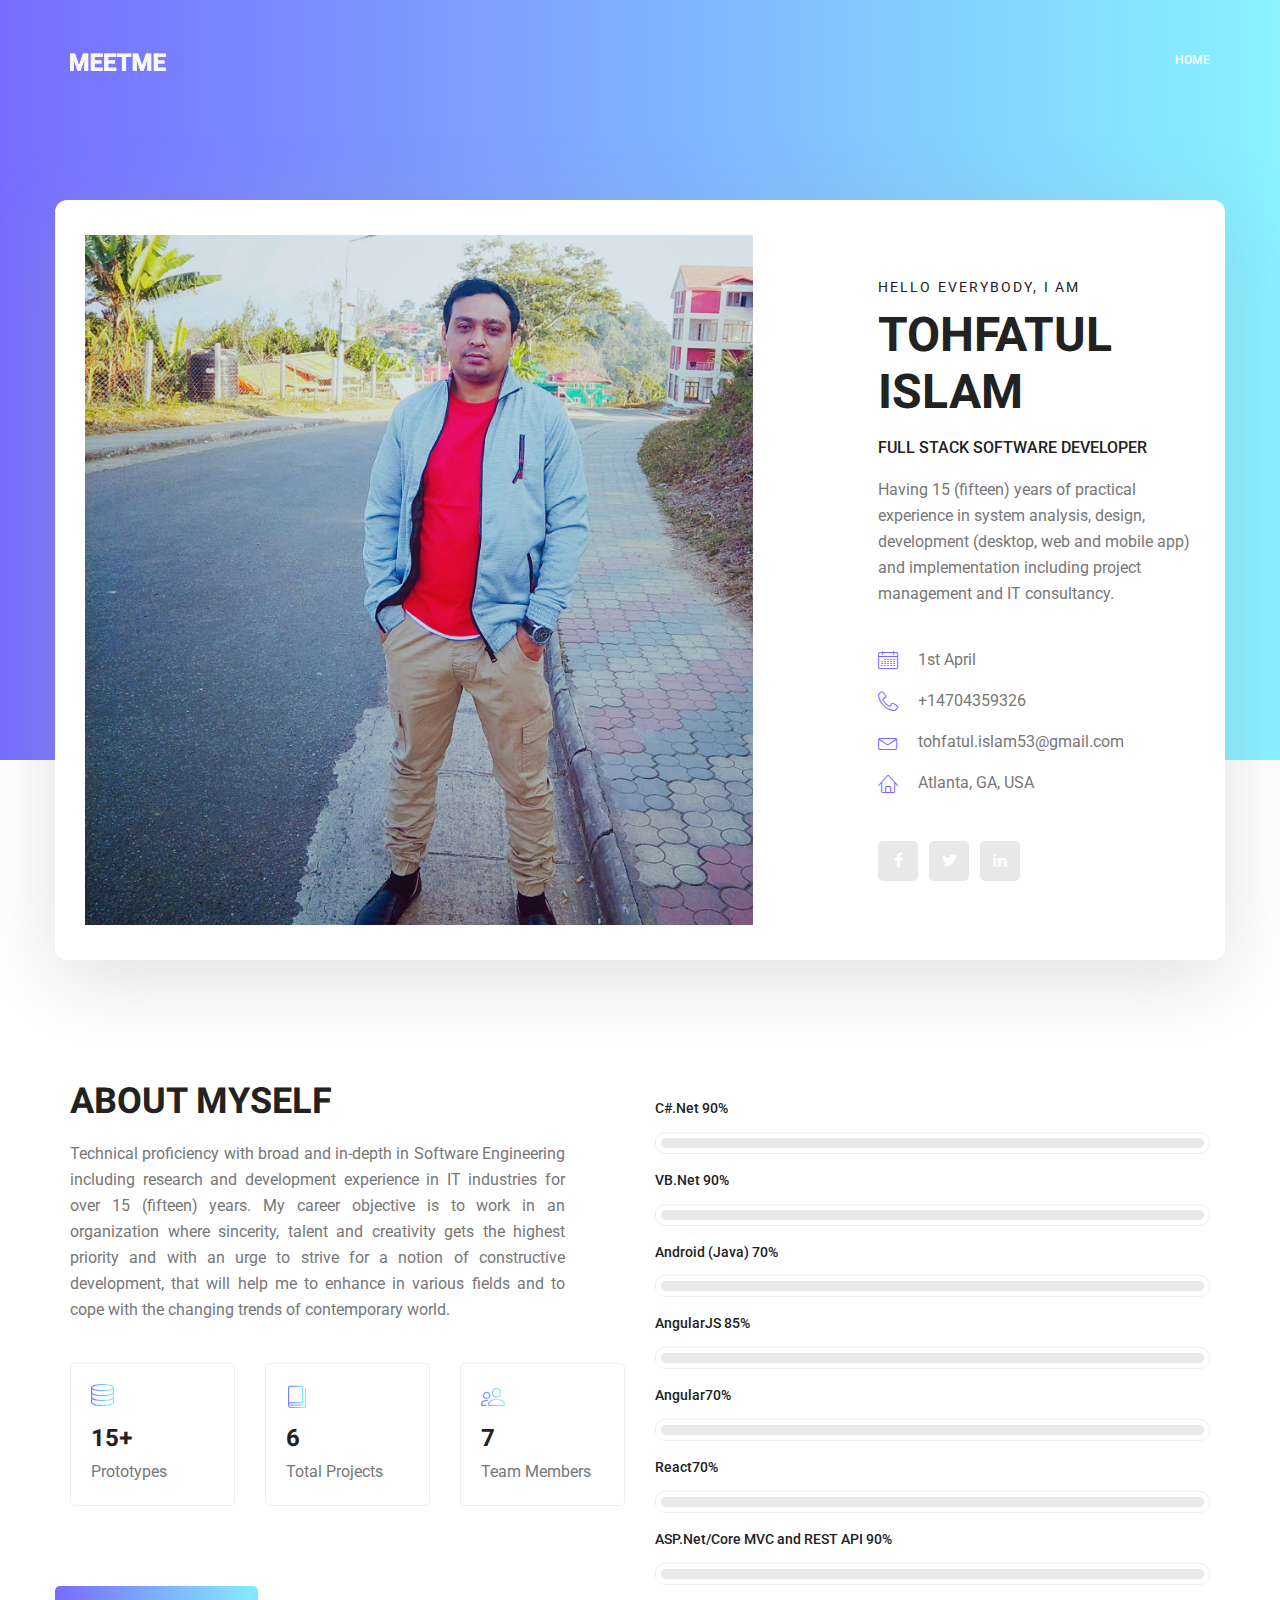
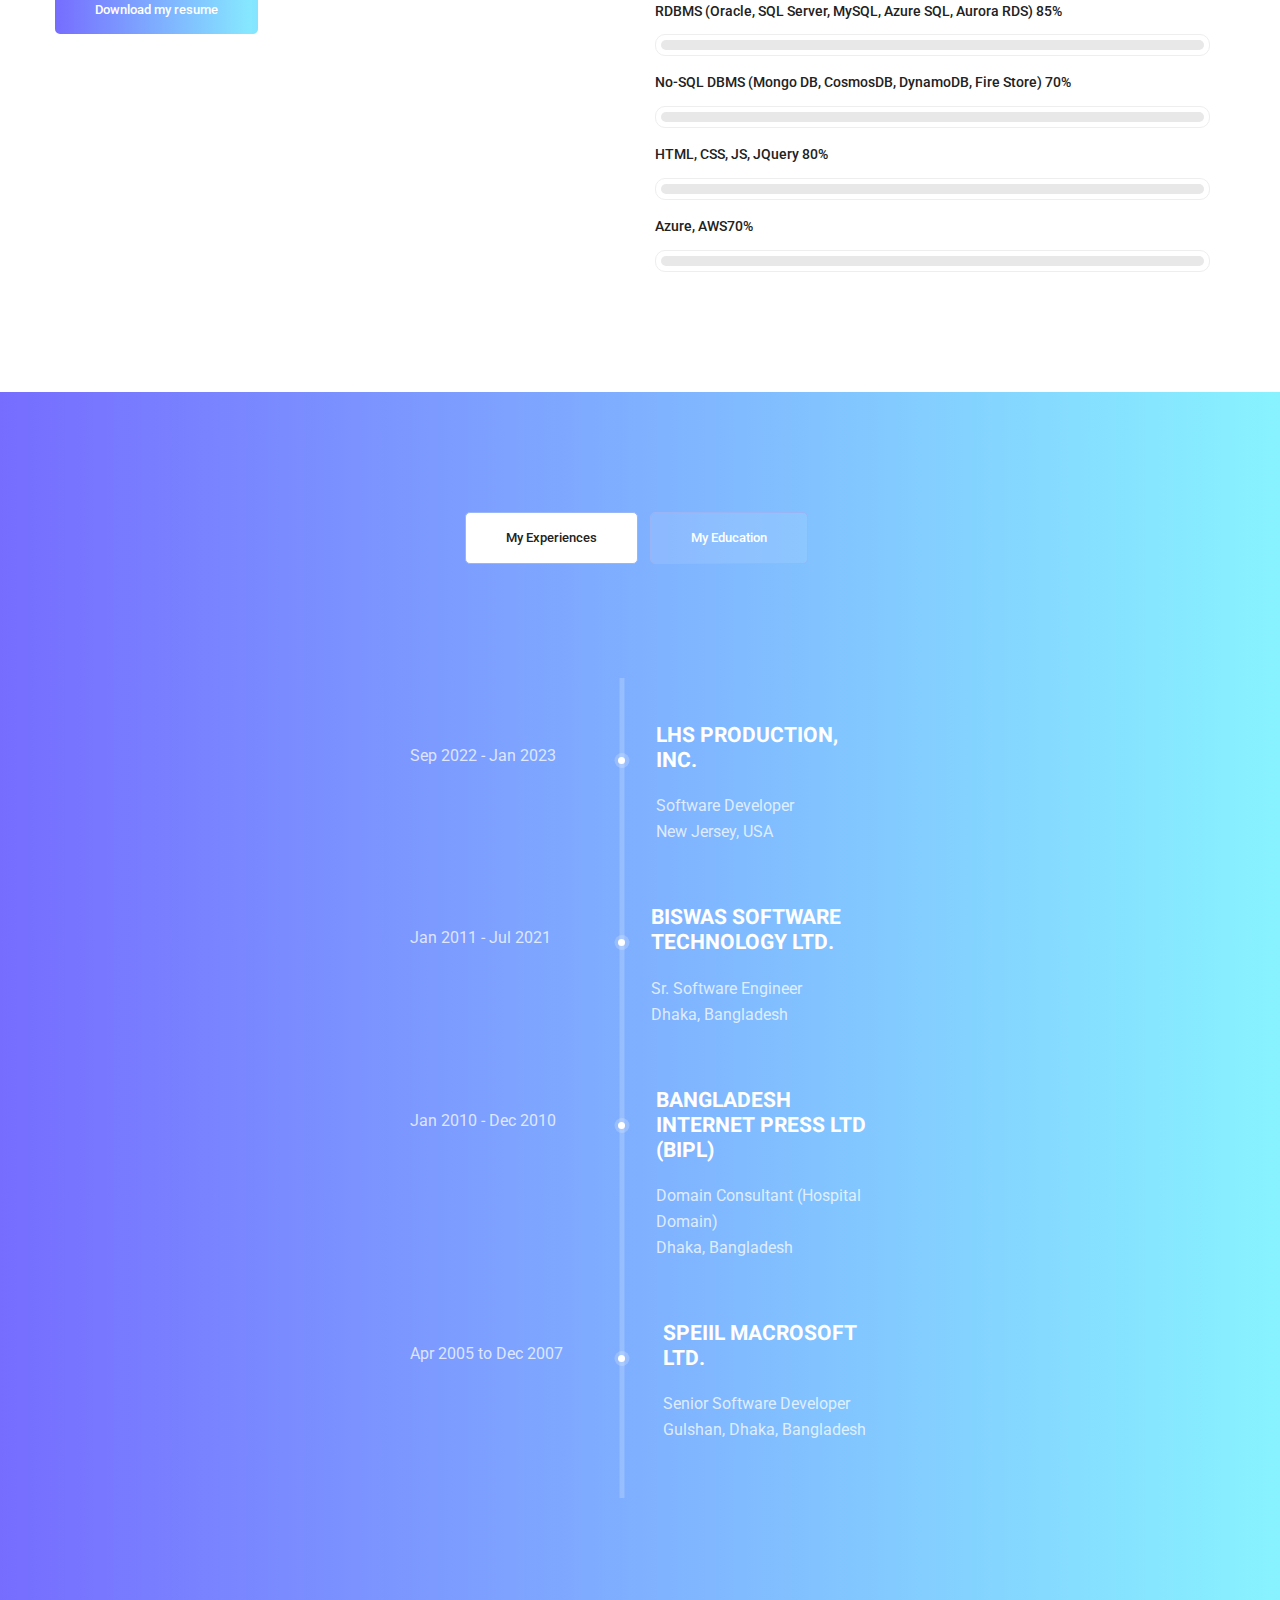
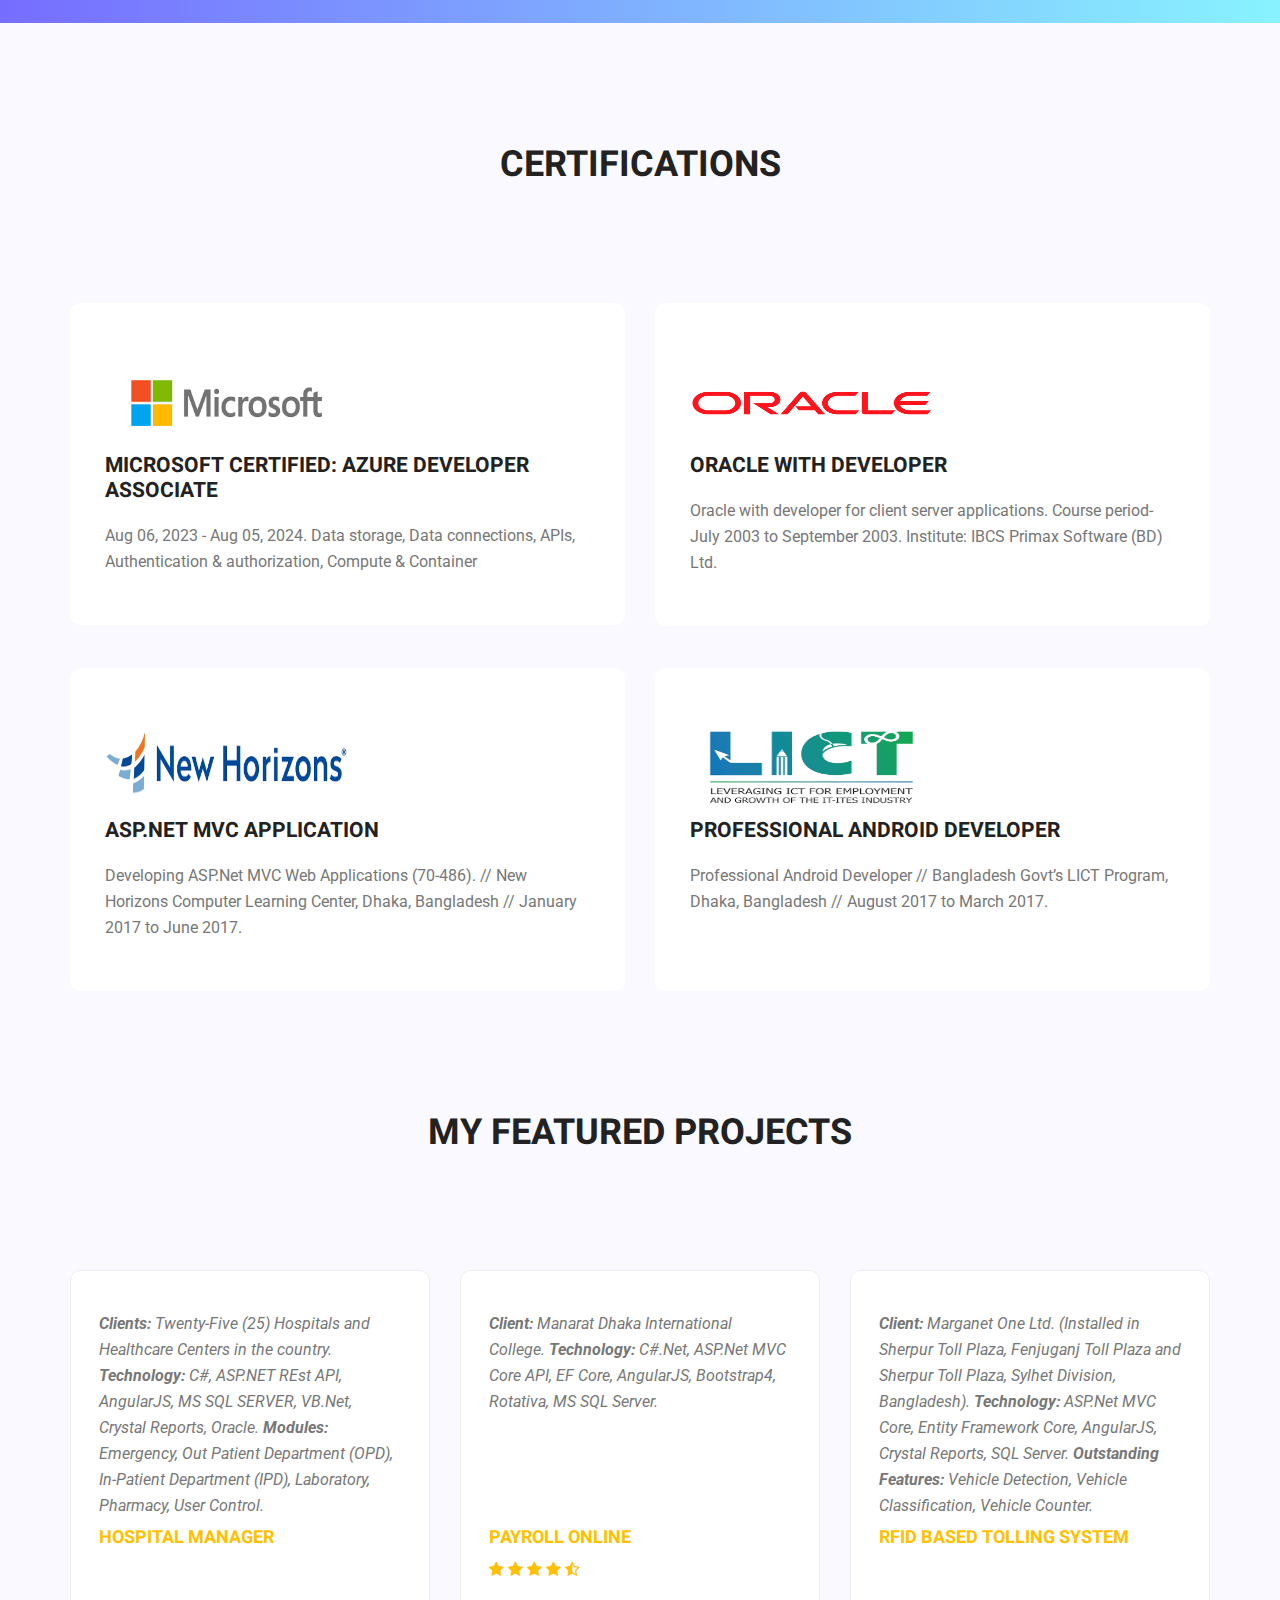
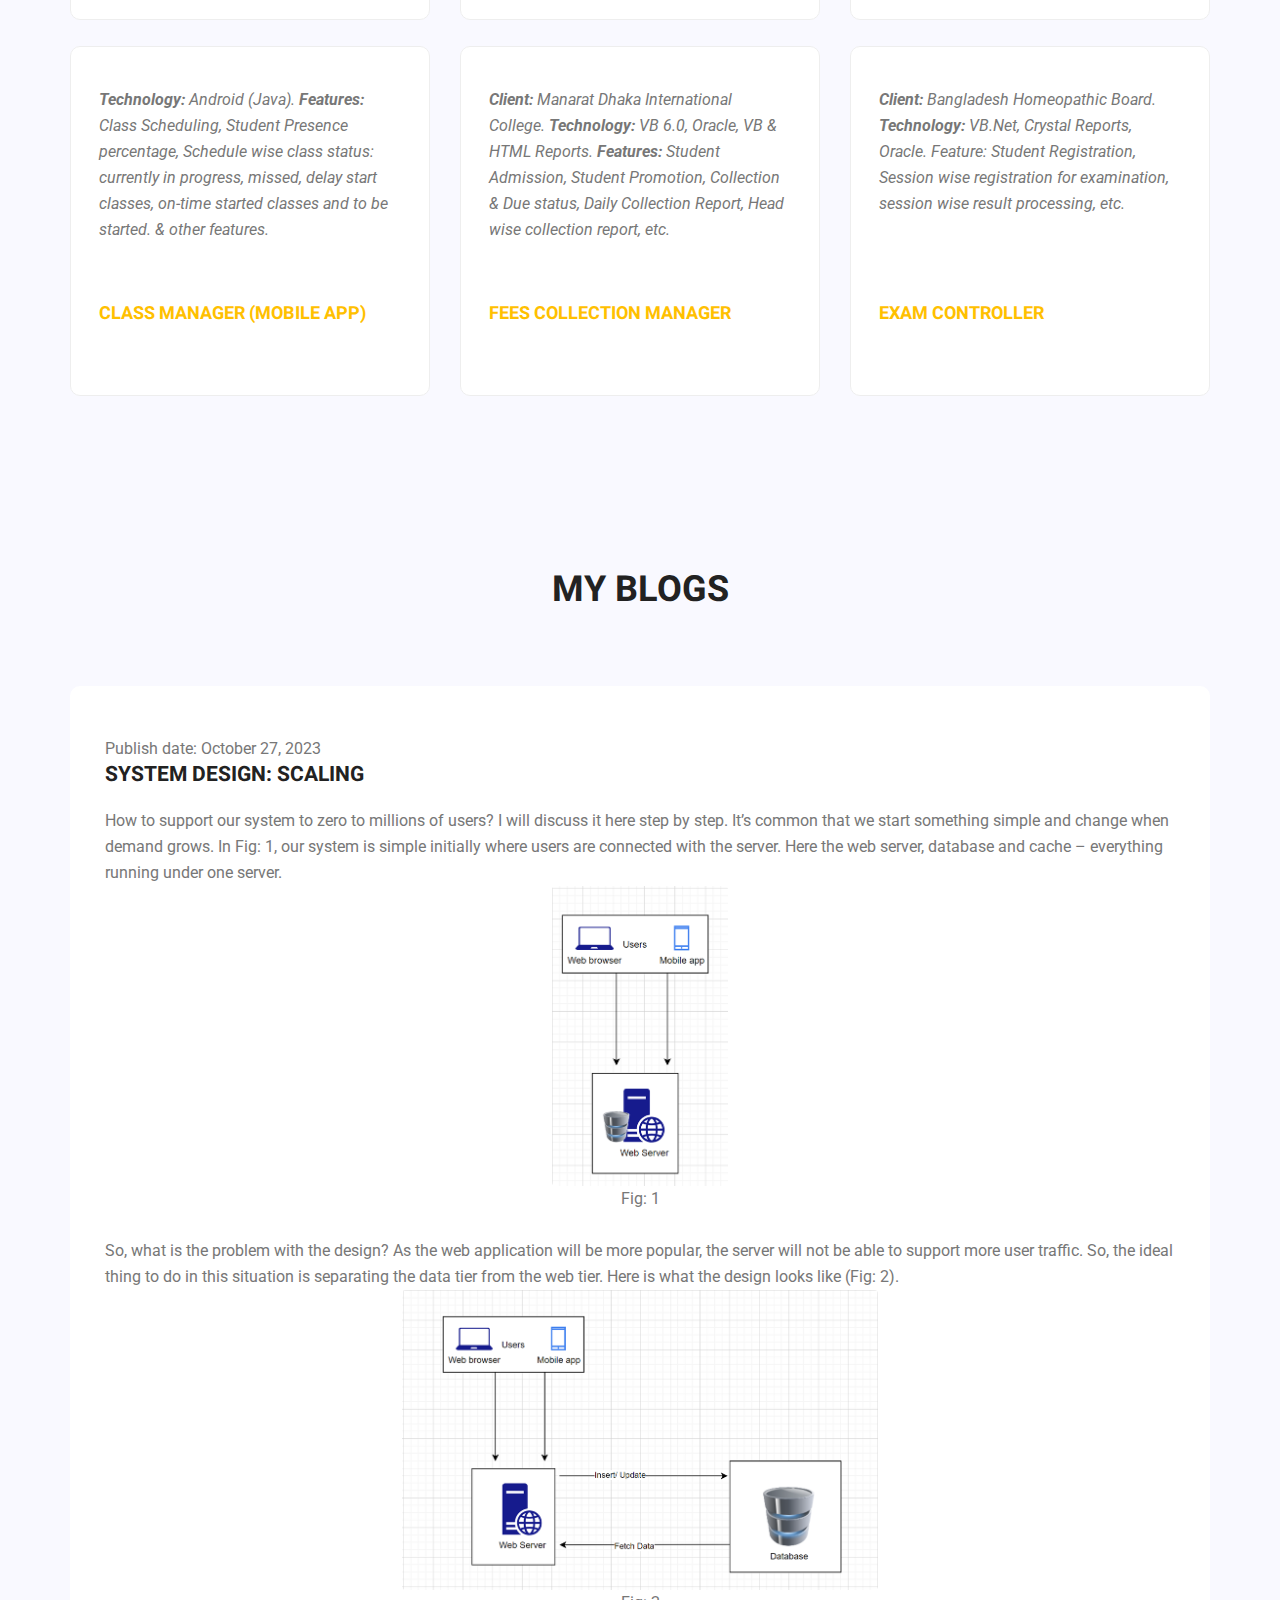
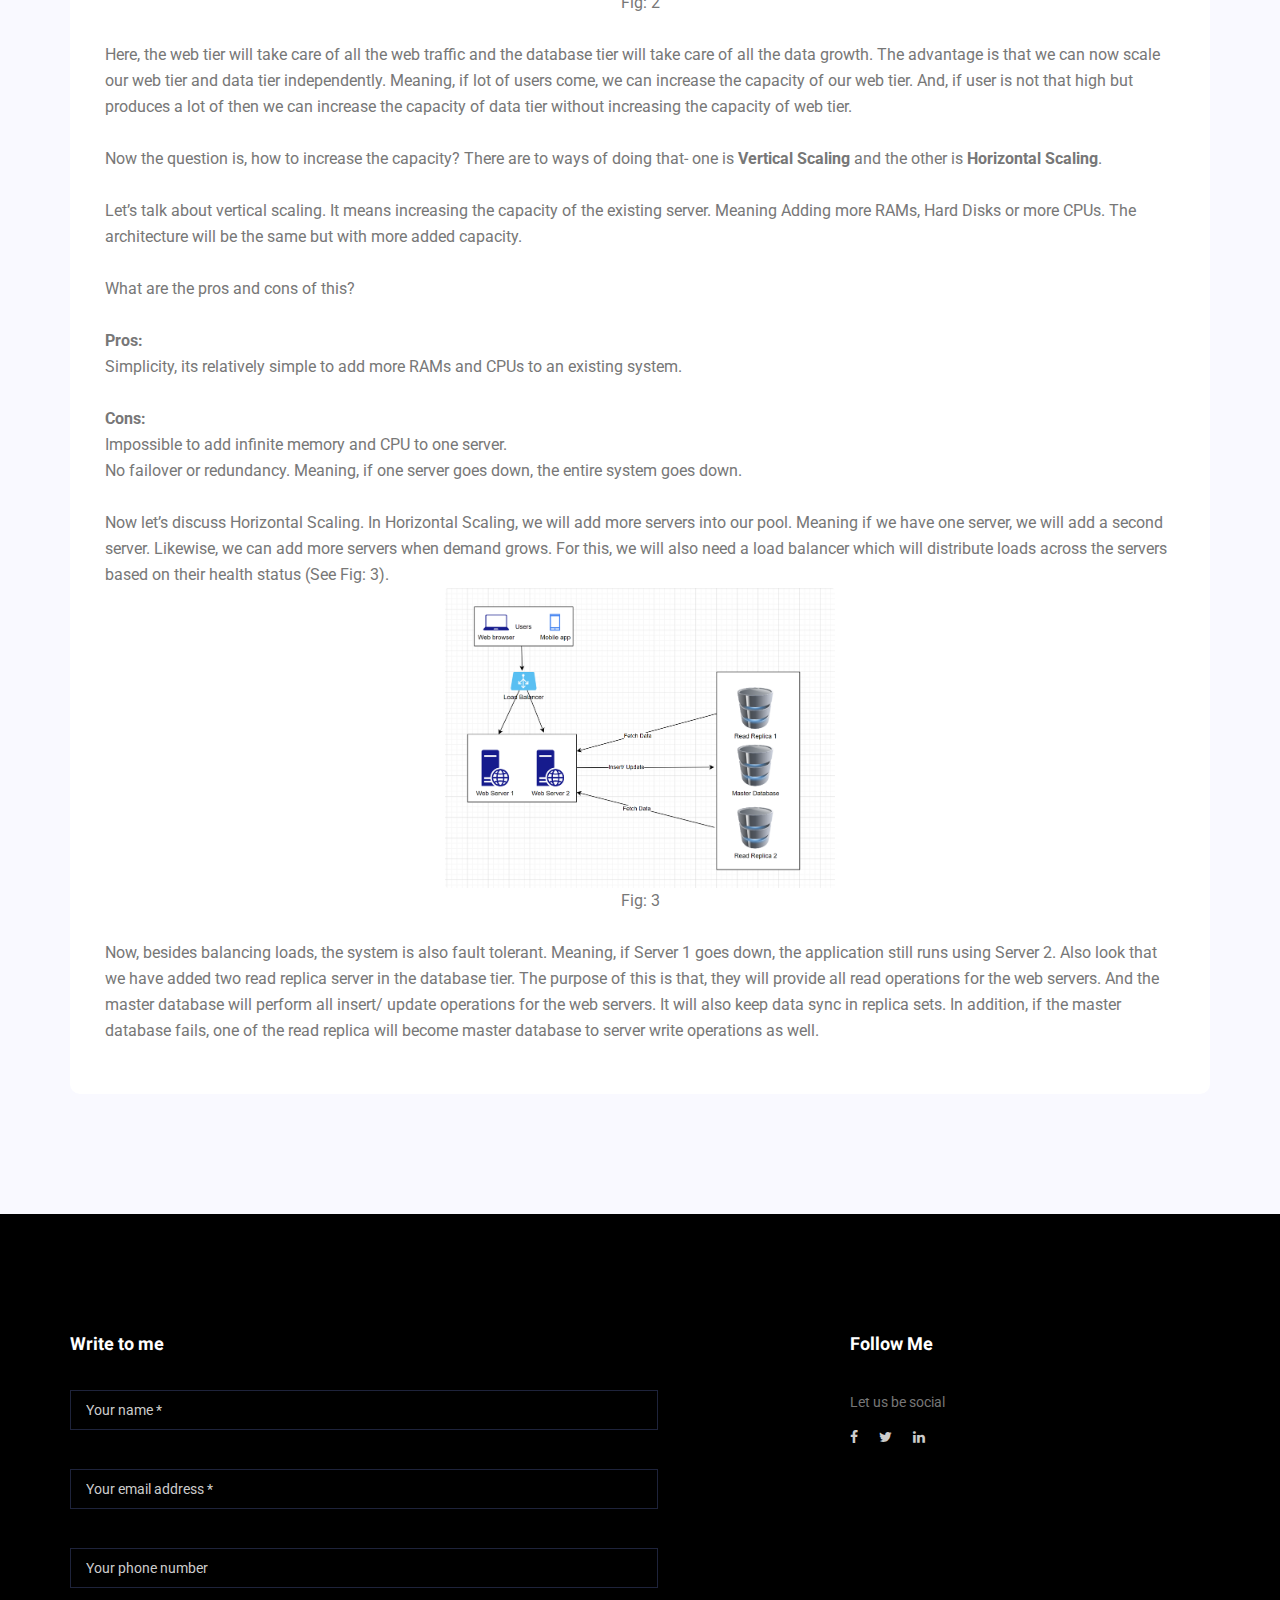
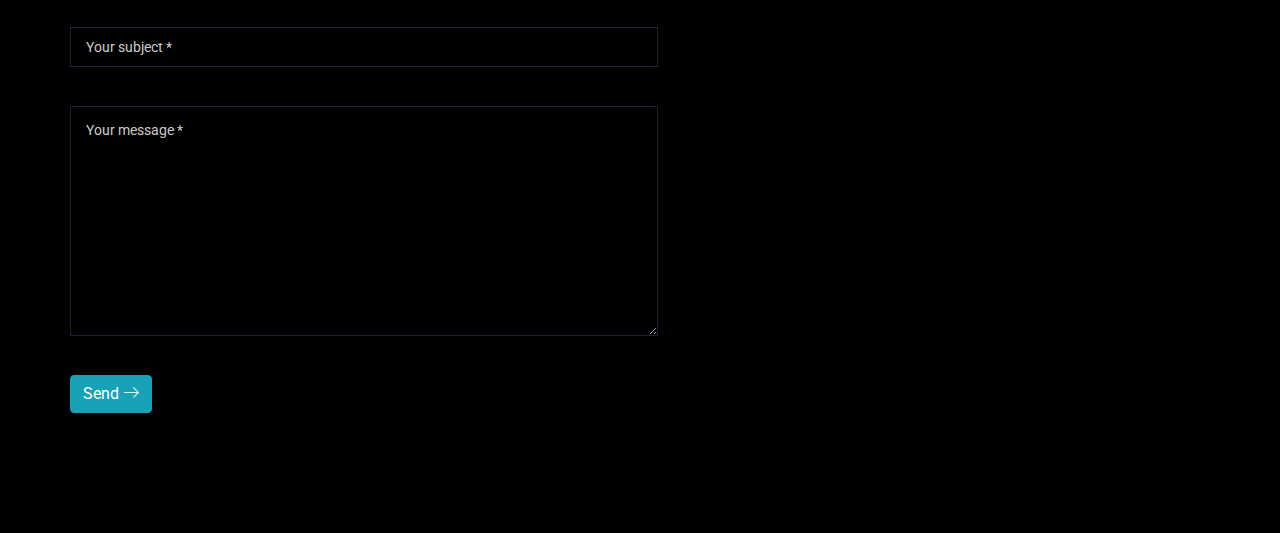
<file: index.html>
<!doctype html>
<html lang="en">
    <head>
        <!-- Required meta tags -->
        <meta charset="utf-8">
		<meta name="viewport" content="width=device-width, initial-scale=1, shrink-to-fit=no">
		<meta name="author" content="Tohfatul Islam, Mob- 01912238129" />
		<meta name="description" content="Senior Full-stack developer, Sr. Software Engineer, .Net Developer, Angular and React Expert, Database Developer, Bangladeshi Expert Programmer" />
        <link rel="icon" href="img/favicon.png" type="image/png">
        <title>Tohfatul Islam</title>
        <!-- Bootstrap CSS -->
        <link rel="stylesheet" href="css/bootstrap.css">
        <link rel="stylesheet" href="vendors/linericon/style.css">
        <link rel="stylesheet" href="css/font-awesome.min.css">
        <link rel="stylesheet" href="vendors/owl-carousel/owl.carousel.min.css">
        <link rel="stylesheet" href="vendors/lightbox/simpleLightbox.css">
        <link rel="stylesheet" href="vendors/nice-select/css/nice-select.css">
        <link rel="stylesheet" href="vendors/animate-css/animate.css">
        <link rel="stylesheet" href="vendors/popup/magnific-popup.css">
        <link rel="stylesheet" href="vendors/flaticon/flaticon.css">
        <!-- main css -->
        <link rel="stylesheet" href="css/style.css">
        <link rel="stylesheet" href="css/responsive.css">
    </head>
    <body>
        
        <!--================Header Menu Area =================-->
        <header class="header_area">
            <div class="main_menu">
            	<nav class="navbar navbar-expand-lg navbar-light">
					<div class="container box_1620">
						<!-- Brand and toggle get grouped for better mobile display -->
						<a class="navbar-brand logo_h" href="index.html"><img src="img/logo.png" alt=""></a>
						<button class="navbar-toggler" type="button" data-toggle="collapse" data-target="#navbarSupportedContent" aria-controls="navbarSupportedContent" aria-expanded="false" aria-label="Toggle navigation">
							<span class="icon-bar"></span>
							<span class="icon-bar"></span>
							<span class="icon-bar"></span>
						</button>
						<!-- Collect the nav links, forms, and other content for toggling -->
						<div class="collapse navbar-collapse offset" id="navbarSupportedContent">
							<ul class="nav navbar-nav menu_nav ml-auto">
								<li class="nav-item active"><a class="nav-link" href="index.html">Home</a></li> 
																																
							</ul>
						</div> 
					</div>
            	</nav>
            </div>
        </header>
        <!--================Header Menu Area =================-->
        
        <!--================Home Banner Area =================-->
        <section class="home_banner_area">
           	<div class="container box_1620">
           		<div class="banner_inner d-flex align-items-center">
					<div class="banner_content">
						<div class="media">
							<div class="d-flex">
								<img src="img/pp2.jpg" alt="Tohfatul Islam" height="690" width="668">
							</div>
							<div class="media-body">
								<div class="personal_text">
									<h6>Hello Everybody, I am</h6>
									<h3>Tohfatul Islam</h3>
									<h4>Full Stack Software Developer</h4>
									<p>Having 15 (fifteen) years of practical experience in system analysis, design, development (desktop, web and mobile app) and implementation including project management and IT consultancy.</p>
									<ul class="list basic_info">
										<li><a href="#"><i class="lnr lnr-calendar-full"></i> 1st April</a></li>
										<li><a href="#"><i class="lnr lnr-phone-handset"></i> +14704359326</a></li>
										<li><a href="#"><i class="lnr lnr-envelope"></i> tohfatul.islam53@gmail.com</a></li>
										<li><a href="#"><i class="lnr lnr-home"></i>Atlanta, GA, USA</a></li>
									</ul>
									<ul class="list personal_social">
										<li><a href="https://www.facebook.com/tohfatul"><i class="fa fa-facebook"></i></a></li>
										<li><a href="https://twitter.com/TohfatulM"><i class="fa fa-twitter"></i></a></li>
										<li><a href="https://www.linkedin.com/in/tohfatul-Islam"><i class="fa fa-linkedin"></i></a></li>
									</ul>
								</div>
							</div>
						</div>
					</div>
				</div>
            </div>
        </section>
        <!--================End Home Banner Area =================-->
        
        <!--================Welcome Area =================-->
        <section class="welcome_area p_120">
        	<div class="container">
        		<div class="row welcome_inner">
        			<div class="col-lg-6">
        				<div class="welcome_text">
        					<h4>About Myself</h4>
        					<p style="text-align:justify">Technical proficiency with broad and in-depth in Software Engineering including research and development experience in IT industries for over 15 (fifteen) years. My career objective is to work in an organization where sincerity, talent and creativity gets the highest priority and with an urge to strive 
								for a notion of constructive development, that will help me to enhance in various fields and to cope with the changing trends of contemporary world.</p>
        					<div class="row">
        						<div class="col-md-4">
        							<div class="wel_item">
        								<i class="lnr lnr-database"></i>
        								<h4>15+</h4>
        								<p>Prototypes</p>
        							</div>
        						</div>
        						<div class="col-md-4">
        							<div class="wel_item">
        								<i class="lnr lnr-book"></i>
        								<h4>6</h4>
        								<p>Total Projects</p>
        							</div>
        						</div>
        						<div class="col-md-4">
        							<div class="wel_item">
        								<i class="lnr lnr-users"></i>
        								<h4>7</h4>
        								<p>Team Members</p>
        							</div>
        						</div>
							</div>
							<div class="row">
									<div class="more_btn">
										<a class="main_btn" href="docs/ISLAM_Tohfatul-Resume.docx">Download my resume</a>
									</div>								
							</div>
        				</div>
        			</div>
        			<div class="col-lg-6">
        				<div class="tools_expert">
        					<div class="skill_main">
								<div class="skill_item">
									<h4>C#.Net <span class="counter">90</span>%</h4>
									<div class="progress_br">
										<div class="progress">
											<div class="progress-bar" role="progressbar" aria-valuenow="90" aria-valuemin="0" aria-valuemax="100"></div>
										</div>
									</div>
								</div>

								<div class="skill_item">
									<h4>VB.Net <span class="counter">90</span>%</h4>
									<div class="progress_br">
										<div class="progress">
											<div class="progress-bar" role="progressbar" aria-valuenow="90" aria-valuemin="0" aria-valuemax="100"></div>
										</div>
									</div>
								</div>

								<div class="skill_item">
									<h4>Android (Java) <span class="counter">70</span>%</h4>
									<div class="progress_br">
										<div class="progress">
											<div class="progress-bar" role="progressbar" aria-valuenow="80" aria-valuemin="0" aria-valuemax="100"></div>
										</div>
									</div>
								</div>

								<div class="skill_item">
									<h4>AngularJS <span class="counter">85</span>%</h4>
									<div class="progress_br">
										<div class="progress">
											<div class="progress-bar" role="progressbar" aria-valuenow="85" aria-valuemin="0" aria-valuemax="100"></div>
										</div>
									</div>
								</div>
								
								<div class="skill_item">
									<h4>Angular<span class="counter">70</span>%</h4>
									<div class="progress_br">
										<div class="progress">
											<div class="progress-bar" role="progressbar" aria-valuenow="85" aria-valuemin="0" aria-valuemax="100"></div>
										</div>
									</div>
								</div>
								
								<div class="skill_item">
									<h4>React<span class="counter">70</span>%</h4>
									<div class="progress_br">
										<div class="progress">
											<div class="progress-bar" role="progressbar" aria-valuenow="85" aria-valuemin="0" aria-valuemax="100"></div>
										</div>
									</div>
								</div>

								<div class="skill_item">
									<h4>ASP.Net/Core MVC and REST API <span class="counter">90</span>%</h4>
									<div class="progress_br">
										<div class="progress">
											<div class="progress-bar" role="progressbar" aria-valuenow="90" aria-valuemin="0" aria-valuemax="100"></div>
										</div>
									</div>
								</div>

								<div class="skill_item">
									<h4>RDBMS (Oracle, SQL Server, MySQL, Azure SQL, Aurora RDS) <span class="counter">85</span>%</h4>
									<div class="progress_br">
										<div class="progress">
											<div class="progress-bar" role="progressbar" aria-valuenow="85" aria-valuemin="0" aria-valuemax="100"></div>
										</div>
									</div>
								</div>

								<div class="skill_item">
									<h4>No-SQL DBMS (Mongo DB, CosmosDB, DynamoDB, Fire Store) <span class="counter">70</span>%</h4>
									<div class="progress_br">
										<div class="progress">
											<div class="progress-bar" role="progressbar" aria-valuenow="75" aria-valuemin="0" aria-valuemax="100"></div>
										</div>
									</div>
								</div>

								<div class="skill_item">
									<h4>HTML, CSS, JS, JQuery <span class="counter">80</span>%</h4>
									<div class="progress_br">
										<div class="progress">
											<div class="progress-bar" role="progressbar" aria-valuenow="80" aria-valuemin="0" aria-valuemax="100"></div>
										</div>
									</div>
								</div>

								<div class="skill_item">
									<h4>Azure, AWS<span class="counter">70</span>%</h4>
									<div class="progress_br">
										<div class="progress">
											<div class="progress-bar" role="progressbar" aria-valuenow="70" aria-valuemin="0" aria-valuemax="100"></div>
										</div>
									</div>
								</div>
																																															
							</div>
        				</div>
        			</div>
        		</div>
        	</div>
        </section>
        <!--================End Welcome Area =================-->
        
        <!--================My Tabs Area =================-->
        <section class="mytabs_area p_120">
        	<div class="container">
        		<div class="tabs_inner">
					<ul class="nav nav-tabs" id="myTab" role="tablist">
						<li class="nav-item">
							<a class="nav-link active" id="home-tab" data-toggle="tab" href="#home" role="tab" aria-controls="home" aria-selected="true">My Experiences</a>
						</li>
						<li class="nav-item">
							<a class="nav-link" id="profile-tab" data-toggle="tab" href="#profile" role="tab" aria-controls="profile" aria-selected="false">My Education</a>
						</li>
					</ul>
					<div class="tab-content" id="myTabContent">
						<div class="tab-pane fade show active" id="home" role="tabpanel" aria-labelledby="home-tab">
							<ul class="list">
								<li>
									<span></span>
									<div class="media">
										<div class="d-flex">
											<p>Sep 2022 - Jan 2023</p>
										</div>
										<div class="media-body">
											<h4>LHS Production, Inc.</h4>
											<p>Software Developer <br />New Jersey, USA</p>
										</div>
									</div>
								</li>
																
								<li>
									<span></span>
									<div class="media">
										<div class="d-flex">
											<p>Jan 2011 - Jul 2021</p>
										</div>
										<div class="media-body">
											<h4>Biswas Software Technology Ltd.</h4>
											<p>Sr. Software Engineer<br />Dhaka, Bangladesh</p>
										</div>
									</div>
								</li>
									
								<li>
								
									<span></span>
									<div class="media">
										<div class="d-flex">
											<p>Jan 2010 - Dec 2010</p>
										</div>
										<div class="media-body">
											<h4>Bangladesh Internet Press Ltd (BIPL) </h4>
											<p>Domain Consultant (Hospital Domain) <br />Dhaka, Bangladesh</p>
										</div>
									</div>
								</li>

								<li>
									<span></span>
									<div class="media">
										<div class="d-flex">
											<p>Apr 2005 to Dec 2007</p>
										</div>
										<div class="media-body">
											<h4>Speiil MACrosoft Ltd.</h4>
											<p>Senior Software Developer <br />Gulshan, Dhaka, Bangladesh</p>
										</div>
									</div>
								</li>								
							</ul>
						</div>
						<div class="tab-pane fade" id="profile" role="tabpanel" aria-labelledby="profile-tab">
							<ul class="list">
								<li>
									<span></span>
									<div class="media">
										<div class="d-flex">
											<p>2021 - 2024 &nbsp;&nbsp;&nbsp;&nbsp;&nbsp;&nbsp;&nbsp;&nbsp;&nbsp;&nbsp;&nbsp;&nbsp;&nbsp;&nbsp;</p>
										</div>
										<div class="media-body">
											<h4>MSc- Computer Science</h4>
											<p>Maharishi International University <br />Fairfield, USA</p>
										</div>
									</div>
								</li>
								
								<li>
									<span></span>
									<div class="media">
										<div class="d-flex">
											<p>2007 - 2011 &nbsp;&nbsp;&nbsp;&nbsp;&nbsp;&nbsp;&nbsp;&nbsp;&nbsp;&nbsp;&nbsp;&nbsp;&nbsp;&nbsp;</p>
										</div>
										<div class="media-body">
											<h4>BSc- Computer Science &amp; Engineering</h4>
											<p>United International University <br />Dhaka, Bangladesh</p>
										</div>
									</div>
								</li>
								<li>
								<span></span>
									<div class="media">
										<div class="d-flex">
											<p>2002 - 2004 &nbsp;&nbsp;&nbsp;&nbsp;&nbsp;&nbsp;&nbsp;&nbsp;&nbsp;&nbsp;&nbsp;&nbsp;&nbsp;&nbsp;</p>
										</div>
										<div class="media-body">
											<h4>International Advanced Diploma in Computer Studies (IADCS)</h4>
											<p>IBCS Primax, Dhaka <br />NCC Education, UK.</p>
										</div>
									</div>
								</li>

								<li>
								<span></span>
									<div class="media">
										<div class="d-flex">
											<p>1997 - 1999 &nbsp;&nbsp;&nbsp;&nbsp;&nbsp;&nbsp;&nbsp;&nbsp;&nbsp;&nbsp;&nbsp;&nbsp;&nbsp;&nbsp;</p>
										</div>
										<div class="media-body">
											<h4>Higher Secondary School Certificate - Science</h4>
											<p>Kushtia Govt. College <br />Jessore Board, Bangladesh</p>
										</div>
									</div>
								</li>

								
							</ul>
						</div>
					</div>
        		</div>
        	</div>
        </section>
        <!--================End My Tabs Area =================-->
        
        <!--================Feature Area =================-->
        <section class="feature_area p_120">
        	<div class="container">
        		<div class="main_title">
        			<h2>Certifications</h2>
        			<p>&nbsp;</p>
        		</div>
        		<div class="feature_inner row">
				
					<div class="col-lg-6 col-md-6">
        				<div class="feature_item">
							<img src="img/microsoft-logo.png" alt="oracle logo" width="50%" height= "100px"/>
        					<h4>Microsoft Certified: Azure Developer Associate</h4>
							<p>Aug 06, 2023 - Aug 05, 2024. Data storage, Data connections, APIs, Authentication &amp; authorization, Compute &amp; Container</p>
							
        				</div>
        			</div>
					
        			<div class="col-lg-6 col-md-6">
        				<div class="feature_item">
							<img src="img/oracle-logo.png" alt="oracle logo" width="50%" height= "100px"/>
        					<h4>Oracle with Developer</h4>
							<p>Oracle with developer for client server applications. Course period- July 2003 to September 2003. Institute: IBCS Primax Software (BD) Ltd.</p>
							
							
        				</div>
        			</div>
					
        			
        		</div>
				<p>&nbsp;</p>
				<div class="feature_inner row">
				
					
        			<div class="col-lg-6 col-md-6">
        				<div class="feature_item">
							<img src="img/nh-logo.png" alt="oracle logo" width="50%" height= "100px"/>
        					<h4>ASP.Net MVC Application</h4>
        					<p>Developing ASP.Net MVC Web Applications (70-486).  //  New Horizons Computer Learning Center, Dhaka, Bangladesh  // January 2017 to June 2017.</p>
        				</div>
        			</div>
        			<div class="col-lg-6 col-md-6">
        				<div class="feature_item">
							<img src="img/lict-logo.png" alt="oracle logo" width="50%" height= "100px"/>
        					<h4>Professional Android Developer</h4>
        					<p>Professional Android Developer // Bangladesh Govt’s LICT Program, Dhaka, Bangladesh  //  August 2017 to March 2017.</p>
							<p>&nbsp;</p>
        				</div>
        			</div>
        		</div>
        	</div>
        </section>
        <!--================End Feature Area =================-->
        
        
        <!--================Testimonials Area =================-->
        <section class="testimonials_area p_90">
        	<div class="container">
        		<div class="main_title">
        			<h2>My Featured Projects</h2>
        			<p>&nbsp;</p>
        		</div>
        		<div class="testi_inner">
					<div class="testi_slider owl-carousel">
						<div class="item">
							<div class="testi_item" style="height:350px;">
								<p style="height:200px;"><strong>Clients:</strong> Twenty-Five (25) Hospitals and Healthcare Centers in the country. <strong>Technology:</strong> C#, ASP.NET REst API, AngularJS, MS SQL SERVER, VB.Net, Crystal Reports, Oracle. <strong>Modules:</strong> Emergency, Out Patient Department
									(OPD), In-Patient Department (IPD), Laboratory, Pharmacy, User Control.</p>													
								
								<h4><a href="https://drive.google.com/drive/folders/1x3-7pm86Y2NKz7w_tP2JR-B1oB1Tk9ny?usp=sharing" target="_blank">Hospital Manager</a></h4>
								
							</div>
						</div>
						<div class="item">
							<div class="testi_item" style="height:350px;">
								<p style="height:200px;"><strong>Client:</strong> Manarat Dhaka International College. <strong>Technology:</strong> C#.Net, ASP.Net MVC Core API, EF Core, AngularJS, Bootstrap4, Rotativa, MS SQL Server. </p>													
							
								<h4><a href="https://youtu.be/28LJXkhAljU?si=a4nY_CIB-OUgLsKf" target="_blank">Payroll Online<a></h4>
								<a href="#"><i class="fa fa-star"></i></a>
								<a href="#"><i class="fa fa-star"></i></a>
								<a href="#"><i class="fa fa-star"></i></a>
								<a href="#"><i class="fa fa-star"></i></a>
								<a href="#"><i class="fa fa-star-half-o"></i></a>
							</div>
						</div>
						<div class="item">
							<div class="testi_item" style="height:350px;">
								<p style="height:200px;"><strong>Client:</strong> Marganet One Ltd. (Installed in Sherpur Toll Plaza, Fenjuganj Toll Plaza and Sherpur Toll Plaza, Sylhet Division, Bangladesh). 
									<strong>Technology:</strong> ASP.Net MVC Core, Entity Framework Core, AngularJS, Crystal Reports, SQL Server. 
									<strong>Outstanding Features:</strong> Vehicle Detection, Vehicle Classification, Vehicle Counter.</p>
								<h4><a href="https://drive.google.com/drive/folders/1TxNTD0Ap6zRzlhli_83hbjJcMQy8YpSq?usp=sharing" target="_blank">RFID based Tolling System</a></h4>
								
							</div>
						</div>
												
					</div>
                    <br/>
					<div class="testi_inner">
						<div class="testi_slider owl-carousel">
							<div class="item">
								<div class="testi_item" style="height:350px;">
									<p style="height:200px;"><strong>Technology:</strong> Android (Java). <strong>Features:</strong> Class Scheduling, Student Presence percentage, Schedule wise class status: currently in progress, missed, delay start classes, on-time started classes and to be started. 
										&amp; other features.
									</p>								
									
									<h4><a href="#" target="_blank">Class Manager (Mobile App)</a></h4>
									
								</div>
							</div>
							
							<div class="item">
								<div class="testi_item" style="height:350px;">
									<p style="height:200px;"><strong>Client:</strong> Manarat Dhaka International College. <strong>Technology:</strong> VB 6.0, Oracle, VB &amp; HTML Reports. <strong>Features:</strong> Student Admission, Student Promotion, Collection 
										&amp; Due status, Daily Collection Report, Head wise collection report, etc.
									</p>								
									
									<h4><a href="https://drive.google.com/drive/folders/1Y5Fyh3afI-v2z1y1Sg03_Yk98Nucixxb?usp=sharing" target="_blank">Fees Collection Manager</a></h4>
									
								</div>
							</div>
						
							<div class="item">
								<div class="testi_item" style="height:350px;">
									<p style="height:200px;"><strong>Client:</strong> Bangladesh Homeopathic Board. <strong>Technology: </strong> VB.Net, Crystal Reports, Oracle. Feature: Student Registration, Session wise registration for examination,
										session wise result processing, etc.
									</p>
											
									<h4><a href="https://drive.google.com/drive/folders/1DvibEhzKvLh0lAuGqVf0GYRTJJt71q_S?usp=sharing" target="_blank">Exam Controller</a></h4>
									
								</div>
							</div>
						</div>
					</div>
					<br>
					<br>

					
        		</div>
			</div>
        </section>
        <!--================End Testimonials Area =================-->
        
		 <!--================Blog Area =================-->
        <section class="feature_area p_120">
        	<div class="container">
        		<div class="main_title">
        			<h2>My Blogs</h2>
        			
        		</div>
        		
				
				
				<div class="feature_inner row">
				
					<div class="col-lg-12 col-md-12">
        				<div class="feature_item">
							
							<p>Publish date: October 27, 2023</p>
							
							
        					<h4>System Design: Scaling</h4>
							<p>How to support our system to zero to millions of users? I will discuss it here step by step. 
							It’s common that we start something simple and change when demand grows. In Fig: 1, our system is simple initially where 
							users are connected with the server. Here the web server, database and cache – everything running under one server.</p>
							
							<img src="img/fig1.png" class="rounded mx-auto d-block" alt="oracle logo" height= "300px"/>
							<p class="text-center">Fig: 1</p>
							<br/>
							
							<p>
								So, what is the problem with the design? As the web application will be more popular, 
								the server will not be able to support more user traffic. So, the ideal thing to do in 
								this situation is separating the data tier from the web tier. Here is what the design looks like (Fig: 2).
							</p>
							
							<img src="img/fig2.png" class="rounded mx-auto d-block" alt="oracle logo" height= "300px"/>
							<p class="text-center">Fig: 2</p>
							<br/>
							<p>
								Here, the web tier will take care of all the web traffic and the database tier will take care of all the data growth. 
								The advantage is that we can now scale our web tier and data tier independently. 
								Meaning, if lot of users come, we can increase the capacity of our web tier. 
								And, if user is not that high but produces a lot of then we can increase the capacity of data tier without 
								increasing the capacity of web tier. 
							</p>
							<p>&nbsp;</p>
							<p>
							Now the question is, how to increase the capacity? There are to ways of doing that- one is <strong>Vertical Scaling</strong> and the other is <strong>Horizontal Scaling</strong>.
							</p>
							
							<br/>
							<p>
							Let’s talk about vertical scaling. It means increasing the capacity of the existing server. 
							Meaning Adding more RAMs, Hard Disks or more CPUs. The architecture will be the same but with more added capacity. 
							<br/><br/>What are the pros and cons of this? </br>
							<br/>
							<strong>Pros:</strong><br/>
							Simplicity, its relatively simple to add more RAMs and CPUs to an existing system.<br/><br/>
							<strong>Cons:</strong><br/>
							Impossible to add infinite memory and CPU to one server.<br/>
							No failover or redundancy. Meaning, if one server goes down, the entire system goes down.

							</p>
							<br/>
							<p>
							Now let’s discuss Horizontal Scaling. In Horizontal Scaling, we will add more servers into our pool. 
							Meaning if we have one server, we will add a second server. Likewise, we can add more servers when demand grows. 
							For this, we will also need a load balancer which will distribute loads across the servers based on their health status (See Fig: 3).
							
							</p>
							<img src="img/fig3.png" class="rounded mx-auto d-block" alt="oracle logo" height= "300px"/>
							<p class="text-center">Fig: 3</p>
							<br/>
							<p>
							Now, besides balancing loads, the system is also fault tolerant. Meaning, if Server 1 goes down, the application still runs using Server 2. 
							Also look that we have added two read replica server in the database tier. The purpose of this is that, 
							they will provide all read operations for the web servers. And the master database will perform all insert/ update operations 
							for the web servers. It will also keep data sync in replica sets. In addition, if the master database fails, one of the read replica 
							will become master database to server write operations as well. 
							</p>
        				</div>
        			</div>
					
        			
        			
        		</div>
				
        	</div>
        </section>
        <!--================End Feature Area =================-->
		
        <!--================Footer Area =================-->
        <footer class="footer_area p_120">
        	<div class="container">
        		<div class="row footer_inner">
        			
        			<div class="col-lg-8 col-sm-8">
        				<aside class="f_widget news_widget">
        					<div class="f_title">
        						<h3>Write to me</h3>
        					</div>
        					<div id="mc_embed_signup">
                                <form target="_blank" action="https://spondonit.us12.list-manage.com/subscribe/post?u=1462626880ade1ac87bd9c93a&amp;id=92a4423d01" method="get" class="subscribe_form relative">
                                	<div class="input-group d-flex flex-row">								
                                        <input 
										id="yourname"
										name="yourname" 
										placeholder="Your name *" 
										onfocus="this.placeholder = ''" 
										onblur="this.placeholder = 'Your name here *'" 
										onkeyup="validateName()"
										required="" 
										type="text">
                                        <span id="name_error"></span>
                                    </div>	
									<p>&nbsp;</p>
									<div class="input-group d-flex flex-row">
                                        <input 
										id="email"
										name="EMAIL" 
										placeholder="Your email address *" 
										onfocus="this.placeholder = ''" 
										onblur="this.placeholder = 'Your email address *'" 
										onkeyup="validateEmail()"
										required="" type="email">
                                       	<span id="email_error"></span>
                                    </div>				
									<p>&nbsp;</p>
									
									<div class="input-group d-flex flex-row">
                                        <input 
										id="phone"
										name="phone" 
										placeholder="Your phone number" 
										onfocus="this.placeholder = ''" 
										onblur="this.placeholder = 'Your phone number'" 
										required="" 
										type="text">
                                       	
                                    </div>				
									<p>&nbsp;</p>
									
									<div class="input-group d-flex flex-row">
                                        <input 
										id="subject"
										name="subject" 
										placeholder="Your subject *" 
										onfocus="this.placeholder = ''" 
										onkeyup="validateSubject()"
										onblur="this.placeholder = 'Your subject *'" 
										required="" 
										type="text">
                                       	<span id="subject_error"></span>
                                    </div>				
									<p>&nbsp;</p>
									<div class="input-group d-flex flex-row">
                                        <textarea  
										id="message"
										name="message" placeholder="Your message *" 
										onfocus="this.placeholder = ''" onblur="this.placeholder = 'Your message *'" 
										onkeyup="validateMessage()"
										rows="8"
										required="" type="text"></textarea>
                                       	<span id="message_error"></span>
                                    </div>				
									<p>&nbsp;</p>
									<button id="btn_submit" class="btn btn-info" onclick="return validateForm()"> Send <span class="lnr lnr-arrow-right"></span></button>
									<div class="input-group">
										<span id="submit_error"></span>
									</div>
									
                                </form>
                            </div>
							
        				</aside>
        			</div>
        			<div class="col-lg-2">
        				<aside class="f_widget social_widget">
        					<div class="f_title">
        						<h3>Follow Me</h3>
        					</div>
        					<p>Let us be social</p>
        					<ul class="list">
        						<li><a href="https://www.facebook.com/tohfatul"><i class="fa fa-facebook"></i></a></li>
        						<li><a href="https://twitter.com/TohfatulM"><i class="fa fa-twitter"></i></a></li>  
								<li><a href="https://www.linkedin.com/in/tohfatul-Islam"><i class="fa fa-linkedin"></i></a></li> 								
        					</ul>
        				</aside>
        			</div>
        		</div>
        	</div>
        </footer>
        <!--================End Footer Area =================-->
        
        
        
        
        
        
        <!-- Optional JavaScript -->
        <!-- jQuery first, then Popper.js, then Bootstrap JS -->
        <script src="js/jquery-3.3.1.min.js"></script>
        <script src="js/popper.js"></script>
        <script src="js/bootstrap.min.js"></script>
        <script src="js/stellar.js"></script>
        <script src="vendors/lightbox/simpleLightbox.min.js"></script>
        <script src="vendors/nice-select/js/jquery.nice-select.min.js"></script>
        <script src="vendors/isotope/imagesloaded.pkgd.min.js"></script>
        <script src="vendors/isotope/isotope.pkgd.min.js"></script>
        <script src="vendors/owl-carousel/owl.carousel.min.js"></script>
        <script src="vendors/popup/jquery.magnific-popup.min.js"></script>
        <script src="js/jquery.ajaxchimp.min.js"></script>
        <script src="vendors/counter-up/jquery.waypoints.min.js"></script>
        <script src="vendors/counter-up/jquery.counterup.min.js"></script>
        <script src="js/mail-script.js"></script>
        <script src="js/theme.js"></script>
		
		<script>
			var yournameError = document.getElementById('name_error');
			var emailError = document.getElementById('email_error');
			var subjectError = document.getElementById('subject_error');
			var messageError = document.getElementById('message_error');
			var submitError = document.getElementById('submit_error');
			
			function validateName(){
				var yourname = document.getElementById('yourname').value;
				
				if(yourname.length == 0){
					yournameError.innerHTML = 'Name required';
					return false;
				}else{
					yournameError.innerHTML = '';
				}
				
				
				
				return true;
			}
			
			function validateEmail(){
				var email = document.getElementById('email').value;
				
				if(email.length == 0){
					emailError.innerHTML = 'Email required';
					return false;
				}else{
					emailError.innerHTML = '';
				}
				
				if (!email.match(/^[A-Za-z\._\-[0-9]*[@][A-Za-z]*[\.][a-z]{2,4}$/)){
					emailError.innerHTML = 'Invalid email';
					return false;
				}
				
				
				return true;
			}
			
			function validateSubject(){
				var subject = document.getElementById('subject').value;
				
				if(subject.length == 0){
					subjectError.innerHTML = 'Subject required';
					return false;
				}else{
					subjectError.innerHTML = '';
				}
				
				
				return true;
			}
			
			function validateMessage(){
				var message = document.getElementById('message').value;
				
				if(message.length == 0){
					messageError.innerHTML = 'Message required';
					return false;
				}else{
					messageError.innerHTML = '';
				}
				
				
				
				return true;
			}
			
			
			function validateForm(){
			
			
				if(!validateName() || !validateEmail() || !validateSubject() || !validateMessage()){
				submitError.style.display='block';
				submitError.style.color='red';
					submitError.innerHTML = 'Please fix error! All (*) fields are required.';
					setTimeout(function(){submitError.style.display='none';},3000);
					return false;
				}
				
				document.getElementById('btn_submit').disabled = true;
				
				let yourname = document.getElementById('yourname').value;
				let email = document.getElementById('email').value;
				let phone = document.getElementById('phone').value;
				let subject = document.getElementById('subject').value;
				let message = document.getElementById('message').value;
				
				var xhr = new XMLHttpRequest();
				var url = "https://0ncrroi579.execute-api.us-east-1.amazonaws.com/V1/sendemail";
				xhr.open("POST", url, true);
				xhr.setRequestHeader("Content-Type", "application/json");
				xhr.onreadystatechange = function () {
					if (xhr.readyState === 4 && xhr.status === 200) {
						var json = JSON.parse(xhr.responseText);
						console.log(json);
						
						submitError.style.display='block';
						submitError.style.color='green';
						submitError.innerHTML = 'Message sent successfull!';
						document.getElementById('btn_submit').disabled = false;
						setTimeout(function(){submitError.style.display='none';},3000);
					}
				};
				var data = JSON.stringify({
					"webSenderName": yourname,
					"subjectt": subject,
					"webSenderEmail": email,
					"webSenderPhone": phone,
					"webSenderMessage": message});
				
				
				
				xhr.send(data);
				
				setTimeout(function(){
					submitError.style.display='block';
					submitError.style.color='green';
					submitError.innerHTML = 'Message sent successfull!';
					
					
					document.getElementById('yourname').value ='';
					document.getElementById('email').value ='';
					document.getElementById('phone').value ='';
					document.getElementById('subject').value ='';
					document.getElementById('message').value ='';
					
				},3000);
				
				
				
				setTimeout(function(){
				submitError.style.display='none'; 
				document.getElementById('btn_submit').disabled = false;},9000);
			}
			
			
		</script>
    </body>
</html>
</file>
<file: vendors/linericon/style.css>
@font-face {
	font-family: 'Linearicons-Free';
	src:url('fonts/Linearicons-Free.eot?w118d');
	src:url('fonts/Linearicons-Free.eot?#iefixw118d') format('embedded-opentype'),
		url('fonts/Linearicons-Free.woff2?w118d') format('woff2'),
		url('fonts/Linearicons-Free.woff?w118d') format('woff'),
		url('fonts/Linearicons-Free.ttf?w118d') format('truetype'),
		url('fonts/Linearicons-Free.svg?w118d#Linearicons-Free') format('svg');
	font-weight: normal;
	font-style: normal;
}

.lnr {
	font-family: 'Linearicons-Free';
	speak: none;
	font-style: normal;
	font-weight: normal;
	font-variant: normal;
	text-transform: none;
	line-height: 1;

	/* Better Font Rendering =========== */
	-webkit-font-smoothing: antialiased;
	-moz-osx-font-smoothing: grayscale;
}

.lnr-home:before {
	content: "\e800";
}
.lnr-apartment:before {
	content: "\e801";
}
.lnr-pencil:before {
	content: "\e802";
}
.lnr-magic-wand:before {
	content: "\e803";
}
.lnr-drop:before {
	content: "\e804";
}
.lnr-lighter:before {
	content: "\e805";
}
.lnr-poop:before {
	content: "\e806";
}
.lnr-sun:before {
	content: "\e807";
}
.lnr-moon:before {
	content: "\e808";
}
.lnr-cloud:before {
	content: "\e809";
}
.lnr-cloud-upload:before {
	content: "\e80a";
}
.lnr-cloud-download:before {
	content: "\e80b";
}
.lnr-cloud-sync:before {
	content: "\e80c";
}
.lnr-cloud-check:before {
	content: "\e80d";
}
.lnr-database:before {
	content: "\e80e";
}
.lnr-lock:before {
	content: "\e80f";
}
.lnr-cog:before {
	content: "\e810";
}
.lnr-trash:before {
	content: "\e811";
}
.lnr-dice:before {
	content: "\e812";
}
.lnr-heart:before {
	content: "\e813";
}
.lnr-star:before {
	content: "\e814";
}
.lnr-star-half:before {
	content: "\e815";
}
.lnr-star-empty:before {
	content: "\e816";
}
.lnr-flag:before {
	content: "\e817";
}
.lnr-envelope:before {
	content: "\e818";
}
.lnr-paperclip:before {
	content: "\e819";
}
.lnr-inbox:before {
	content: "\e81a";
}
.lnr-eye:before {
	content: "\e81b";
}
.lnr-printer:before {
	content: "\e81c";
}
.lnr-file-empty:before {
	content: "\e81d";
}
.lnr-file-add:before {
	content: "\e81e";
}
.lnr-enter:before {
	content: "\e81f";
}
.lnr-exit:before {
	content: "\e820";
}
.lnr-graduation-hat:before {
	content: "\e821";
}
.lnr-license:before {
	content: "\e822";
}
.lnr-music-note:before {
	content: "\e823";
}
.lnr-film-play:before {
	content: "\e824";
}
.lnr-camera-video:before {
	content: "\e825";
}
.lnr-camera:before {
	content: "\e826";
}
.lnr-picture:before {
	content: "\e827";
}
.lnr-book:before {
	content: "\e828";
}
.lnr-bookmark:before {
	content: "\e829";
}
.lnr-user:before {
	content: "\e82a";
}
.lnr-users:before {
	content: "\e82b";
}
.lnr-shirt:before {
	content: "\e82c";
}
.lnr-store:before {
	content: "\e82d";
}
.lnr-cart:before {
	content: "\e82e";
}
.lnr-tag:before {
	content: "\e82f";
}
.lnr-phone-handset:before {
	content: "\e830";
}
.lnr-phone:before {
	content: "\e831";
}
.lnr-pushpin:before {
	content: "\e832";
}
.lnr-map-marker:before {
	content: "\e833";
}
.lnr-map:before {
	content: "\e834";
}
.lnr-location:before {
	content: "\e835";
}
.lnr-calendar-full:before {
	content: "\e836";
}
.lnr-keyboard:before {
	content: "\e837";
}
.lnr-spell-check:before {
	content: "\e838";
}
.lnr-screen:before {
	content: "\e839";
}
.lnr-smartphone:before {
	content: "\e83a";
}
.lnr-tablet:before {
	content: "\e83b";
}
.lnr-laptop:before {
	content: "\e83c";
}
.lnr-laptop-phone:before {
	content: "\e83d";
}
.lnr-power-switch:before {
	content: "\e83e";
}
.lnr-bubble:before {
	content: "\e83f";
}
.lnr-heart-pulse:before {
	content: "\e840";
}
.lnr-construction:before {
	content: "\e841";
}
.lnr-pie-chart:before {
	content: "\e842";
}
.lnr-chart-bars:before {
	content: "\e843";
}
.lnr-gift:before {
	content: "\e844";
}
.lnr-diamond:before {
	content: "\e845";
}
.lnr-linearicons:before {
	content: "\e846";
}
.lnr-dinner:before {
	content: "\e847";
}
.lnr-coffee-cup:before {
	content: "\e848";
}
.lnr-leaf:before {
	content: "\e849";
}
.lnr-paw:before {
	content: "\e84a";
}
.lnr-rocket:before {
	content: "\e84b";
}
.lnr-briefcase:before {
	content: "\e84c";
}
.lnr-bus:before {
	content: "\e84d";
}
.lnr-car:before {
	content: "\e84e";
}
.lnr-train:before {
	content: "\e84f";
}
.lnr-bicycle:before {
	content: "\e850";
}
.lnr-wheelchair:before {
	content: "\e851";
}
.lnr-select:before {
	content: "\e852";
}
.lnr-earth:before {
	content: "\e853";
}
.lnr-smile:before {
	content: "\e854";
}
.lnr-sad:before {
	content: "\e855";
}
.lnr-neutral:before {
	content: "\e856";
}
.lnr-mustache:before {
	content: "\e857";
}
.lnr-alarm:before {
	content: "\e858";
}
.lnr-bullhorn:before {
	content: "\e859";
}
.lnr-volume-high:before {
	content: "\e85a";
}
.lnr-volume-medium:before {
	content: "\e85b";
}
.lnr-volume-low:before {
	content: "\e85c";
}
.lnr-volume:before {
	content: "\e85d";
}
.lnr-mic:before {
	content: "\e85e";
}
.lnr-hourglass:before {
	content: "\e85f";
}
.lnr-undo:before {
	content: "\e860";
}
.lnr-redo:before {
	content: "\e861";
}
.lnr-sync:before {
	content: "\e862";
}
.lnr-history:before {
	content: "\e863";
}
.lnr-clock:before {
	content: "\e864";
}
.lnr-download:before {
	content: "\e865";
}
.lnr-upload:before {
	content: "\e866";
}
.lnr-enter-down:before {
	content: "\e867";
}
.lnr-exit-up:before {
	content: "\e868";
}
.lnr-bug:before {
	content: "\e869";
}
.lnr-code:before {
	content: "\e86a";
}
.lnr-link:before {
	content: "\e86b";
}
.lnr-unlink:before {
	content: "\e86c";
}
.lnr-thumbs-up:before {
	content: "\e86d";
}
.lnr-thumbs-down:before {
	content: "\e86e";
}
.lnr-magnifier:before {
	content: "\e86f";
}
.lnr-cross:before {
	content: "\e870";
}
.lnr-menu:before {
	content: "\e871";
}
.lnr-list:before {
	content: "\e872";
}
.lnr-chevron-up:before {
	content: "\e873";
}
.lnr-chevron-down:before {
	content: "\e874";
}
.lnr-chevron-left:before {
	content: "\e875";
}
.lnr-chevron-right:before {
	content: "\e876";
}
.lnr-arrow-up:before {
	content: "\e877";
}
.lnr-arrow-down:before {
	content: "\e878";
}
.lnr-arrow-left:before {
	content: "\e879";
}
.lnr-arrow-right:before {
	content: "\e87a";
}
.lnr-move:before {
	content: "\e87b";
}
.lnr-warning:before {
	content: "\e87c";
}
.lnr-question-circle:before {
	content: "\e87d";
}
.lnr-menu-circle:before {
	content: "\e87e";
}
.lnr-checkmark-circle:before {
	content: "\e87f";
}
.lnr-cross-circle:before {
	content: "\e880";
}
.lnr-plus-circle:before {
	content: "\e881";
}
.lnr-circle-minus:before {
	content: "\e882";
}
.lnr-arrow-up-circle:before {
	content: "\e883";
}
.lnr-arrow-down-circle:before {
	content: "\e884";
}
.lnr-arrow-left-circle:before {
	content: "\e885";
}
.lnr-arrow-right-circle:before {
	content: "\e886";
}
.lnr-chevron-up-circle:before {
	content: "\e887";
}
.lnr-chevron-down-circle:before {
	content: "\e888";
}
.lnr-chevron-left-circle:before {
	content: "\e889";
}
.lnr-chevron-right-circle:before {
	content: "\e88a";
}
.lnr-crop:before {
	content: "\e88b";
}
.lnr-frame-expand:before {
	content: "\e88c";
}
.lnr-frame-contract:before {
	content: "\e88d";
}
.lnr-layers:before {
	content: "\e88e";
}
.lnr-funnel:before {
	content: "\e88f";
}
.lnr-text-format:before {
	content: "\e890";
}
.lnr-text-format-remove:before {
	content: "\e891";
}
.lnr-text-size:before {
	content: "\e892";
}
.lnr-bold:before {
	content: "\e893";
}
.lnr-italic:before {
	content: "\e894";
}
.lnr-underline:before {
	content: "\e895";
}
.lnr-strikethrough:before {
	content: "\e896";
}
.lnr-highlight:before {
	content: "\e897";
}
.lnr-text-align-left:before {
	content: "\e898";
}
.lnr-text-align-center:before {
	content: "\e899";
}
.lnr-text-align-right:before {
	content: "\e89a";
}
.lnr-text-align-justify:before {
	content: "\e89b";
}
.lnr-line-spacing:before {
	content: "\e89c";
}
.lnr-indent-increase:before {
	content: "\e89d";
}
.lnr-indent-decrease:before {
	content: "\e89e";
}
.lnr-pilcrow:before {
	content: "\e89f";
}
.lnr-direction-ltr:before {
	content: "\e8a0";
}
.lnr-direction-rtl:before {
	content: "\e8a1";
}
.lnr-page-break:before {
	content: "\e8a2";
}
.lnr-sort-alpha-asc:before {
	content: "\e8a3";
}
.lnr-sort-amount-asc:before {
	content: "\e8a4";
}
.lnr-hand:before {
	content: "\e8a5";
}
.lnr-pointer-up:before {
	content: "\e8a6";
}
.lnr-pointer-right:before {
	content: "\e8a7";
}
.lnr-pointer-down:before {
	content: "\e8a8";
}
.lnr-pointer-left:before {
	content: "\e8a9";
}
</file>
<file: vendors/nice-select/css/nice-select.css>
.nice-select {
  -webkit-tap-highlight-color: transparent;
  background-color: #fff;
  border-radius: 5px;
  border: solid 1px #e8e8e8;
  box-sizing: border-box;
  clear: both;
  cursor: pointer;
  display: block;
  float: left;
  font-family: inherit;
  font-size: 14px;
  font-weight: normal;
  height: 42px;
  line-height: 40px;
  outline: none;
  padding-left: 18px;
  padding-right: 30px;
  position: relative;
  text-align: left !important;
  -webkit-transition: all 0.2s ease-in-out;
  transition: all 0.2s ease-in-out;
  -webkit-user-select: none;
     -moz-user-select: none;
      -ms-user-select: none;
          user-select: none;
  white-space: nowrap;
  width: auto; }
  .nice-select:hover {
    border-color: #dbdbdb; }
  .nice-select:active, .nice-select.open, .nice-select:focus {
    border-color: #999; }
  .nice-select:after {
    border-bottom: 2px solid #999;
    border-right: 2px solid #999;
    content: '';
    display: block;
    height: 5px;
    margin-top: -4px;
    pointer-events: none;
    position: absolute;
    right: 12px;
    top: 50%;
    -webkit-transform-origin: 66% 66%;
        -ms-transform-origin: 66% 66%;
            transform-origin: 66% 66%;
    -webkit-transform: rotate(45deg);
        -ms-transform: rotate(45deg);
            transform: rotate(45deg);
    -webkit-transition: all 0.15s ease-in-out;
    transition: all 0.15s ease-in-out;
    width: 5px; }
  .nice-select.open:after {
    -webkit-transform: rotate(-135deg);
        -ms-transform: rotate(-135deg);
            transform: rotate(-135deg); }
  .nice-select.open .list {
    opacity: 1;
    pointer-events: auto;
    -webkit-transform: scale(1) translateY(0);
        -ms-transform: scale(1) translateY(0);
            transform: scale(1) translateY(0); }
  .nice-select.disabled {
    border-color: #ededed;
    color: #999;
    pointer-events: none; }
    .nice-select.disabled:after {
      border-color: #cccccc; }
  .nice-select.wide {
    width: 100%; }
    .nice-select.wide .list {
      left: 0 !important;
      right: 0 !important; }
  .nice-select.right {
    float: right; }
    .nice-select.right .list {
      left: auto;
      right: 0; }
  .nice-select.small {
    font-size: 12px;
    height: 36px;
    line-height: 34px; }
    .nice-select.small:after {
      height: 4px;
      width: 4px; }
    .nice-select.small .option {
      line-height: 34px;
      min-height: 34px; }
  .nice-select .list {
    background-color: #fff;
    border-radius: 5px;
    box-shadow: 0 0 0 1px rgba(68, 68, 68, 0.11);
    box-sizing: border-box;
    margin-top: 4px;
    opacity: 0;
    overflow: hidden;
    padding: 0;
    pointer-events: none;
    position: absolute;
    top: 100%;
    left: 0;
    -webkit-transform-origin: 50% 0;
        -ms-transform-origin: 50% 0;
            transform-origin: 50% 0;
    -webkit-transform: scale(0.75) translateY(-21px);
        -ms-transform: scale(0.75) translateY(-21px);
            transform: scale(0.75) translateY(-21px);
    -webkit-transition: all 0.2s cubic-bezier(0.5, 0, 0, 1.25), opacity 0.15s ease-out;
    transition: all 0.2s cubic-bezier(0.5, 0, 0, 1.25), opacity 0.15s ease-out;
    z-index: 9; }
    .nice-select .list:hover .option:not(:hover) {
      background-color: transparent !important; }
  .nice-select .option {
    cursor: pointer;
    font-weight: 400;
    line-height: 40px;
    list-style: none;
    min-height: 40px;
    outline: none;
    padding-left: 18px;
    padding-right: 29px;
    text-align: left;
    -webkit-transition: all 0.2s;
    transition: all 0.2s; }
    .nice-select .option:hover, .nice-select .option.focus, .nice-select .option.selected.focus {
      background-color: #f6f6f6; }
    .nice-select .option.selected {
      font-weight: bold; }
    .nice-select .option.disabled {
      background-color: transparent;
      color: #999;
      cursor: default; }

.no-csspointerevents .nice-select .list {
  display: none; }

.no-csspointerevents .nice-select.open .list {
  display: block; }
</file>
<file: vendors/flaticon/flaticon.css>
/*
  	Flaticon icon font: Flaticon
  	Creation date: 26/06/2018 17:19
  	*/

@font-face {
  font-family: "Flaticon";
  src: url("./Flaticon.eot");
  src: url("./Flaticon.eot?#iefix") format("embedded-opentype"),
       url("./Flaticon.woff") format("woff"),
       url("./Flaticon.ttf") format("truetype"),
       url("./Flaticon.svg#Flaticon") format("svg");
  font-weight: normal;
  font-style: normal;
}

@media screen and (-webkit-min-device-pixel-ratio:0) {
  @font-face {
    font-family: "Flaticon";
    src: url("./Flaticon.svg#Flaticon") format("svg");
  }
}

[class^="flaticon-"]:before, [class*=" flaticon-"]:before,
[class^="flaticon-"]:after, [class*=" flaticon-"]:after {   
  font-family: Flaticon;
        font-size: 20px;
font-style: normal;
margin-left: 20px;
}

.flaticon-skyline:before { content: "\f100"; }
.flaticon-sketch:before { content: "\f101"; }
.flaticon-city:before { content: "\f102"; }
</file>
<file: css/style.css>
/*----------------------------------------------------
@File: Default Styles
@Author: Rocky Ahmed
@URL: http://wethemez.com
Author E-mail: rockybd1995@gmail.com

This file contains the styling for the actual theme, this
is the file you need to edit to change the look of the
theme.
---------------------------------------------------- */
/*=====================================================================
@Template Name: Builder Construction 
@Author: Rocky Ahmed
@Developed By: Rocky Ahmed
@Developer URL: http://rocky.wethemez.com
Author E-mail: rockybd1995@gmail.com

@Default Styles

Table of Content:
01/ Variables
02/ predefin
03/ header
04/ button
05/ banner
06/ breadcrumb
07/ about
08/ team
09/ project 
10/ price 
11/ team 
12/ blog 
13/ video  
14/ features  
15/ career  
16/ contact 
17/ footer

=====================================================================*/
/*----------------------------------------------------*/
/*font Variables*/
/*Color Variables*/
/*=================== fonts ====================*/
@import url("https://fonts.googleapis.com/css?family=Heebo:300,400,700,900|Roboto:300,400,500,700");
/*---------------------------------------------------- */
/*----------------------------------------------------*/
.list {
  list-style: none;
  margin: 0px;
  padding: 0px; }

a {
  text-decoration: none;
  transition: all 0.3s ease-in-out; }
  a:hover, a:focus {
    text-decoration: none;
    outline: none; }

.row.m0 {
  margin: 0px; }

body {
  line-height: 26px;
  font-size: 16px;
  font-family: "Roboto", sans-serif;
  font-weight: normal;
  color: #777777; }

h1, h2, h3, h4, h5, h6 {
  font-family: "Heebo", sans-serif;
  font-weight: bold; }

button:focus {
  outline: none;
  box-shadow: none; }

.p0 {
  padding-left: 0px;
  padding-right: 0px; }

.p_120 {
  padding-top: 120px;
  padding-bottom: 120px; }

.p_100 {
  padding-top: 100px;
  padding-bottom: 100px; }

.pad_top {
  padding-top: 120px; }

.pad_bt {
  padding-bottom: 120px; }

.mt-25 {
  margin-top: 25px; }

@media (min-width: 1200px) {
  .container {
    max-width: 1170px; } }

@media (min-width: 1620px) {
  .box_1620 {
    max-width: 1620px;
    margin: auto;
    width: 100%;
    padding-left: 0px;
    padding-right: 0px; } }
/* Main Title Area css
============================================================================================ */
.main_title {
  text-align: center;
  max-width: 670px;
  margin: 0px auto 75px; }
  .main_title h2 {
    font-family: "Heebo", sans-serif;
    font-size: 36px;
    color: #222222;
    margin-bottom: 15px;
    text-transform: uppercase; }
  .main_title p {
    font-size: 16px;
    font-family: "Roboto", sans-serif;
    font-weight: normal;
    line-height: 26px;
    color: #777777;
    margin-bottom: 0px; }

/* End Main Title Area css
============================================================================================ */
/*---------------------------------------------------- */
/*----------------------------------------------------*/
.header_area {
  position: absolute;
  width: 100%;
  top: 0;
  left: 0;
  z-index: 99;
  transition: background 0.4s, all 0.3s linear; }
  .header_area .navbar {
    background: transparent;
    padding: 0px;
    border: 0px;
    border-radius: 0px; }
    .header_area .navbar .nav .nav-item {
      margin-right: 45px; }
      .header_area .navbar .nav .nav-item .nav-link {
        font: 500 12px/120px "Roboto", sans-serif;
        text-transform: uppercase;
        color: #fff;
        padding: 0px;
        display: inline-block; }
        .header_area .navbar .nav .nav-item .nav-link:after {
          display: none; }
      .header_area .navbar .nav .nav-item:hover .nav-link, .header_area .navbar .nav .nav-item.active .nav-link {
        color: #fff; }
      .header_area .navbar .nav .nav-item.submenu {
        position: relative; }
        .header_area .navbar .nav .nav-item.submenu ul {
          border: none;
          padding: 0px;
          border-radius: 0px;
          box-shadow: none;
          margin: 0px;
          background: #fff;
          box-shadow: 0px 3px 16px 0px rgba(0, 0, 0, 0.1); }
          @media (min-width: 992px) {
            .header_area .navbar .nav .nav-item.submenu ul {
              position: absolute;
              top: 120%;
              left: 0px;
              min-width: 200px;
              text-align: left;
              opacity: 0;
              transition: all 300ms ease-in;
              visibility: hidden;
              display: block;
              border: none;
              padding: 0px;
              border-radius: 0px; } }
          .header_area .navbar .nav .nav-item.submenu ul:before {
            content: "";
            width: 0;
            height: 0;
            border-style: solid;
            border-width: 10px 10px 0 10px;
            border-color: #eeeeee transparent transparent transparent;
            position: absolute;
            right: 24px;
            top: 45px;
            z-index: 3;
            opacity: 0;
            transition: all 400ms linear; }
          .header_area .navbar .nav .nav-item.submenu ul .nav-item {
            display: block;
            float: none;
            margin-right: 0px;
            border-bottom: 1px solid #ededed;
            margin-left: 0px;
            transition: all 0.4s linear; }
            .header_area .navbar .nav .nav-item.submenu ul .nav-item .nav-link {
              line-height: 45px;
              color: #222222;
              padding: 0px 30px;
              transition: all 150ms linear;
              display: block;
              margin-right: 0px; }
            .header_area .navbar .nav .nav-item.submenu ul .nav-item:last-child {
              border-bottom: none; }
            .header_area .navbar .nav .nav-item.submenu ul .nav-item:hover .nav-link {
              background: #766dff;
              color: #fff; }
        @media (min-width: 992px) {
          .header_area .navbar .nav .nav-item.submenu:hover ul {
            visibility: visible;
            opacity: 1;
            top: 100%; } }
        .header_area .navbar .nav .nav-item.submenu:hover ul .nav-item {
          margin-top: 0px; }
      .header_area .navbar .nav .nav-item:last-child {
        margin-right: 0px; }
    .header_area .navbar .search {
      font-size: 12px;
      line-height: 60px;
      display: inline-block;
      color: #222222;
      margin-left: 80px; }
      .header_area .navbar .search i {
        font-weight: 600; }
  .header_area.navbar_fixed .main_menu {
    position: fixed;
    width: 100%;
    top: -70px;
    left: 0;
    right: 0;
    background: #000;
    transform: translateY(70px);
    transition: transform 500ms ease, background 500ms ease;
    -webkit-transition: transform 500ms ease, background 500ms ease;
    box-shadow: 0px 3px 16px 0px rgba(0, 0, 0, 0.1); }
    .header_area.navbar_fixed .main_menu .navbar .nav .nav-item .nav-link {
      line-height: 70px; }

.top_menu {
  background: #f9f9ff; }
  .top_menu .header_social li {
    display: inline-block;
    margin-right: 15px; }
    .top_menu .header_social li a {
      font-size: 14px;
      color: #777777;
      display: inline-block;
      line-height: 42px;
      transition: all 300ms linear 0s; }
    .top_menu .header_social li:last-child {
      margin-right: 0px; }
    .top_menu .header_social li:hover a {
      color: #766dff; }
  .top_menu .dn_btn {
    line-height: 42px;
    display: inline-block;
    font-size: 12px;
    margin-right: 30px;
    font-family: "Roboto", sans-serif;
    font-weight: normal;
    color: #777777;
    transition: all 300ms linear 0s; }
    .top_menu .dn_btn:hover {
      color: #766dff; }
    .top_menu .dn_btn:last-child {
      margin-right: 0px; }
  .top_menu .lan_pack {
    height: 30px;
    border: 1px solid #eeeeee;
    border-radius: 3px;
    line-height: 28px;
    font-size: 12px;
    font-family: "Roboto", sans-serif;
    font-weight: 500;
    padding-left: 19px;
    padding-right: 36px;
    color: #777777;
    background: #f9f9ff;
    margin-right: 5px;
    margin-top: 8px; }
    .top_menu .lan_pack .current {
      color: #777777; }
    .top_menu .lan_pack:after {
      content: "\f0d7";
      border: none !important;
      font: normal normal normal 12px/1 FontAwesome;
      transform: rotate(0deg);
      height: auto;
      margin-top: -6px;
      right: 20px; }

/*---------------------------------------------------- */
/*----------------------------------------------------*/
/* Home Banner Area css
============================================================================================ */
.home_banner_area {
  position: relative;
  z-index: 1;
  background-image: -moz-linear-gradient(0deg, #766dff 0%, #88f3ff 100%);
  background-image: -webkit-linear-gradient(0deg, #766dff 0%, #88f3ff 100%);
  background-image: -ms-linear-gradient(0deg, #766dff 0%, #88f3ff 100%);
  margin-bottom: 200px; }
  .home_banner_area .box_1620 {
    min-height: 700px;
    border-radius: 12px;
    position: relative;
    bottom: -200px;
    background: #fff;
    padding: 30px;
    box-shadow: 0px 20px 80px 0px rgba(153, 153, 153, 0.3); }
  .home_banner_area .banner_inner {
    position: relative;
    width: 100%;
    min-height: 700px;
    display: flex; }
    .home_banner_area .banner_inner .banner_content {
      color: #222222;
      vertical-align: middle;
      align-self: center;
      text-align: left; }
      .home_banner_area .banner_inner .banner_content .media .d-flex {
        padding-right: 125px; }
      .home_banner_area .banner_inner .banner_content .media .media-body {
        vertical-align: middle;
        align-self: center; }

.blog_banner {
  min-height: 780px;
  position: relative;
  z-index: 1;
  overflow: hidden;
  margin-bottom: 0px; }
  .blog_banner .banner_inner {
    background: #04091e;
    position: relative;
    overflow: hidden;
    width: 100%;
    min-height: 780px;
    z-index: 1; }
    .blog_banner .banner_inner .overlay {
      background: url(../img/banner/banner-2.jpg) no-repeat scroll center center;
      opacity: .5;
      height: 125%;
      position: absolute;
      left: 0px;
      top: 0px;
      width: 100%;
      z-index: -1; }
    .blog_banner .banner_inner .blog_b_text {
      max-width: 700px;
      margin: auto;
      color: #fff; }
      .blog_banner .banner_inner .blog_b_text h2 {
        font-size: 60px;
        font-weight: bold;
        font-family: "Heebo", sans-serif;
        line-height: 66px;
        margin-bottom: 15px;
        text-transform: uppercase; }
      .blog_banner .banner_inner .blog_b_text p {
        font-size: 16px;
        margin-bottom: 35px; }
      .blog_banner .banner_inner .blog_b_text .white_bg_btn {
        line-height: 42px;
        padding: 0px 45px;
        border-radius: 5px; }

.banner_box {
  max-width: 1620px;
  margin: auto; }

.banner_area {
  position: relative;
  z-index: 1;
  min-height: 350px;
  background-image: -moz-linear-gradient(0deg, #766dff 0%, #88f3ff 100%);
  background-image: -webkit-linear-gradient(0deg, #766dff 0%, #88f3ff 100%);
  background-image: -ms-linear-gradient(0deg, #766dff 0%, #88f3ff 100%);
  margin-bottom: 120px; }
  .banner_area .box_1620 {
    background: #fff;
    min-height: 360px;
    border-radius: 12px;
    position: relative;
    bottom: -120px;
    box-shadow: 0px 20px 80px 0px rgba(153, 153, 153, 0.3); }
  .banner_area .banner_inner {
    position: relative;
    overflow: hidden;
    width: 100%;
    min-height: 360px;
    z-index: 1; }
    .banner_area .banner_inner .banner_content h2 {
      color: #222222;
      font-size: 48px;
      font-family: "Heebo", sans-serif;
      margin-bottom: 0px;
      font-weight: bold; }
    .banner_area .banner_inner .banner_content .page_link a {
      font-size: 14px;
      color: #222222;
      font-family: "Roboto", sans-serif;
      margin-right: 32px;
      position: relative; }
      .banner_area .banner_inner .banner_content .page_link a:before {
        content: "\e87a";
        font-family: 'Linearicons-Free';
        position: absolute;
        right: -25px;
        top: 50%;
        transform: translateY(-50%); }
      .banner_area .banner_inner .banner_content .page_link a:last-child {
        margin-right: 0px; }
        .banner_area .banner_inner .banner_content .page_link a:last-child:before {
          display: none; }
      .banner_area .banner_inner .banner_content .page_link a:hover {
        color: #766dff; }

/* End Home Banner Area css
============================================================================================ */
/*---------------------------------------------------- */
/*----------------------------------------------------*/
/* Latest Blog Area css
============================================================================================ */
.latest_blog_inner {
  margin-bottom: -30px; }

.l_blog_item {
  margin-bottom: 30px; }
  .l_blog_item .date {
    font-size: 13px;
    font-family: "Roboto", sans-serif;
    font-weight: normal;
    color: #777777;
    margin-top: 20px;
    display: block;
    margin-bottom: 15px; }
  .l_blog_item h4 {
    font-size: 18px;
    line-height: 24px;
    color: #222222;
    border-bottom: 1px solid #eeeeee;
    padding-bottom: 20px;
    margin-bottom: 20px;
    transition: all 300ms linear 0s; }
  .l_blog_item p {
    margin-bottom: 0px; }
  .l_blog_item:hover h4 {
    color: #766dff; }

/* End Latest Blog Area css
============================================================================================ */
/*================= latest_blog_area css =============*/
.single-recent-blog-post {
  margin-bottom: 30px; }
  .single-recent-blog-post .thumb {
    overflow: hidden; }
    .single-recent-blog-post .thumb img {
      transition: all 0.7s linear; }
  .single-recent-blog-post .details {
    padding-top: 30px; }
    .single-recent-blog-post .details .sec_h4 {
      line-height: 24px;
      padding: 10px 0px 13px;
      transition: all 0.3s linear; }
      .single-recent-blog-post .details .sec_h4:hover {
        color: #777777; }
  .single-recent-blog-post .date {
    font-size: 14px;
    line-height: 24px;
    font-weight: 400; }
  .single-recent-blog-post:hover img {
    transform: scale(1.23) rotate(10deg); }

.tags .tag_btn {
  font-size: 12px;
  font-weight: 500;
  line-height: 20px;
  border: 1px solid #eeeeee;
  display: inline-block;
  padding: 1px 18px;
  text-align: center;
  color: #222222; }
  .tags .tag_btn:before {
    background: #766dff; }
  .tags .tag_btn + .tag_btn {
    margin-left: 2px; }

/*========= blog_categorie_area css ===========*/
.blog_categorie_area {
  padding-top: 80px;
  padding-bottom: 80px; }

.categories_post {
  position: relative;
  text-align: center;
  cursor: pointer; }
  .categories_post img {
    max-width: 100%; }
  .categories_post .categories_details {
    position: absolute;
    top: 20px;
    left: 20px;
    right: 20px;
    bottom: 20px;
    background: rgba(34, 34, 34, 0.8);
    color: #fff;
    transition: all 0.3s linear;
    display: flex;
    align-items: center;
    justify-content: center; }
    .categories_post .categories_details h5 {
      margin-bottom: 0px;
      font-size: 18px;
      line-height: 26px;
      text-transform: uppercase;
      color: #fff;
      position: relative; }
    .categories_post .categories_details p {
      font-weight: 300;
      font-size: 14px;
      line-height: 26px;
      margin-bottom: 0px; }
    .categories_post .categories_details .border_line {
      margin: 10px 0px;
      background: #fff;
      width: 100%;
      height: 1px; }
  .categories_post:hover .categories_details {
    background-image: -moz-linear-gradient(0deg, #766dff 0%, #88f3ff 100%);
    background-image: -webkit-linear-gradient(0deg, #766dff 0%, #88f3ff 100%);
    background-image: -ms-linear-gradient(0deg, #766dff 0%, #88f3ff 100%);
    opacity: 0.851; }

/*============ blog_left_sidebar css ==============*/
.blog_item {
  margin-bottom: 40px; }

.blog_info {
  padding-top: 30px; }
  .blog_info .post_tag {
    padding-bottom: 20px; }
    .blog_info .post_tag a {
      font: 300 14px/21px "Roboto", sans-serif;
      color: #222222; }
      .blog_info .post_tag a:hover {
        color: #777777; }
      .blog_info .post_tag a.active {
        color: #766dff; }
  .blog_info .blog_meta li a {
    font: 300 14px/20px "Roboto", sans-serif;
    color: #777777;
    vertical-align: middle;
    padding-bottom: 12px;
    display: inline-block; }
    .blog_info .blog_meta li a i {
      color: #222222;
      font-size: 16px;
      font-weight: 600;
      padding-left: 15px;
      line-height: 20px;
      vertical-align: middle; }
    .blog_info .blog_meta li a:hover {
      color: #766dff; }

.blog_post img {
  max-width: 100%; }

.blog_details {
  padding-top: 20px; }
  .blog_details h2 {
    font-size: 24px;
    line-height: 36px;
    color: #222222;
    font-weight: 600;
    transition: all 0.3s linear; }
    .blog_details h2:hover {
      color: #766dff; }
  .blog_details p {
    margin-bottom: 26px; }

.view_btn {
  font-size: 14px;
  line-height: 36px;
  display: inline-block;
  color: #222222;
  font-weight: 500;
  padding: 0px 30px;
  background: #fff; }

.blog_right_sidebar {
  border: 1px solid #eeeeee;
  background: #fafaff;
  padding: 30px; }
  .blog_right_sidebar .widget_title {
    font-size: 18px;
    line-height: 25px;
    background: #766dff;
    text-align: center;
    color: #fff;
    padding: 8px 0px;
    margin-bottom: 30px; }
  .blog_right_sidebar .search_widget .input-group .form-control {
    font-size: 14px;
    line-height: 29px;
    border: 0px;
    width: 100%;
    font-weight: 300;
    color: #fff;
    padding-left: 20px;
    border-radius: 45px;
    z-index: 0;
    background: #766dff; }
    .blog_right_sidebar .search_widget .input-group .form-control.placeholder {
      color: #fff; }
    .blog_right_sidebar .search_widget .input-group .form-control:-moz-placeholder {
      color: #fff; }
    .blog_right_sidebar .search_widget .input-group .form-control::-moz-placeholder {
      color: #fff; }
    .blog_right_sidebar .search_widget .input-group .form-control::-webkit-input-placeholder {
      color: #fff; }
    .blog_right_sidebar .search_widget .input-group .form-control:focus {
      box-shadow: none; }
  .blog_right_sidebar .search_widget .input-group .btn-default {
    position: absolute;
    right: 20px;
    background: transparent;
    border: 0px;
    box-shadow: none;
    font-size: 14px;
    color: #fff;
    padding: 0px;
    top: 50%;
    transform: translateY(-50%);
    z-index: 1; }
  .blog_right_sidebar .author_widget {
    text-align: center; }
    .blog_right_sidebar .author_widget h4 {
      font-size: 18px;
      line-height: 20px;
      color: #222222;
      margin-bottom: 5px;
      margin-top: 30px; }
    .blog_right_sidebar .author_widget p {
      margin-bottom: 0px; }
    .blog_right_sidebar .author_widget .social_icon {
      padding: 7px 0px 15px; }
      .blog_right_sidebar .author_widget .social_icon a {
        font-size: 14px;
        color: #222222;
        transition: all 0.2s linear; }
        .blog_right_sidebar .author_widget .social_icon a + a {
          margin-left: 20px; }
        .blog_right_sidebar .author_widget .social_icon a:hover {
          color: #766dff; }
  .blog_right_sidebar .popular_post_widget .post_item .media-body {
    justify-content: center;
    align-self: center;
    padding-left: 20px; }
    .blog_right_sidebar .popular_post_widget .post_item .media-body h3 {
      font-size: 14px;
      line-height: 20px;
      color: #222222;
      margin-bottom: 4px;
      transition: all 0.3s linear; }
      .blog_right_sidebar .popular_post_widget .post_item .media-body h3:hover {
        color: #766dff; }
    .blog_right_sidebar .popular_post_widget .post_item .media-body p {
      font-size: 12px;
      line-height: 21px;
      margin-bottom: 0px; }
  .blog_right_sidebar .popular_post_widget .post_item + .post_item {
    margin-top: 20px; }
  .blog_right_sidebar .post_category_widget .cat-list li {
    border-bottom: 2px dotted #eee;
    transition: all 0.3s ease 0s;
    padding-bottom: 12px; }
    .blog_right_sidebar .post_category_widget .cat-list li a {
      font-size: 14px;
      line-height: 20px;
      color: #777; }
      .blog_right_sidebar .post_category_widget .cat-list li a p {
        margin-bottom: 0px; }
    .blog_right_sidebar .post_category_widget .cat-list li + li {
      padding-top: 15px; }
    .blog_right_sidebar .post_category_widget .cat-list li:hover {
      border-color: #766dff; }
      .blog_right_sidebar .post_category_widget .cat-list li:hover a {
        color: #766dff; }
  .blog_right_sidebar .newsletter_widget {
    text-align: center; }
    .blog_right_sidebar .newsletter_widget .form-group {
      margin-bottom: 8px; }
    .blog_right_sidebar .newsletter_widget .input-group-prepend {
      margin-right: -1px; }
    .blog_right_sidebar .newsletter_widget .input-group-text {
      background: #fff;
      border-radius: 0px;
      vertical-align: top;
      font-size: 12px;
      line-height: 36px;
      padding: 0px 0px 0px 15px;
      border: 1px solid #eeeeee;
      border-right: 0px; }
    .blog_right_sidebar .newsletter_widget .form-control {
      font-size: 12px;
      line-height: 24px;
      color: #cccccc;
      border: 1px solid #eeeeee;
      border-left: 0px;
      border-radius: 0px; }
      .blog_right_sidebar .newsletter_widget .form-control.placeholder {
        color: #cccccc; }
      .blog_right_sidebar .newsletter_widget .form-control:-moz-placeholder {
        color: #cccccc; }
      .blog_right_sidebar .newsletter_widget .form-control::-moz-placeholder {
        color: #cccccc; }
      .blog_right_sidebar .newsletter_widget .form-control::-webkit-input-placeholder {
        color: #cccccc; }
      .blog_right_sidebar .newsletter_widget .form-control:focus {
        outline: none;
        box-shadow: none; }
    .blog_right_sidebar .newsletter_widget .bbtns {
      background: #766dff;
      color: #fff;
      font-size: 12px;
      line-height: 38px;
      display: inline-block;
      font-weight: 500;
      padding: 0px 24px 0px 24px;
      border-radius: 0; }
    .blog_right_sidebar .newsletter_widget .text-bottom {
      font-size: 12px; }
  .blog_right_sidebar .tag_cloud_widget ul li {
    display: inline-block; }
    .blog_right_sidebar .tag_cloud_widget ul li a {
      display: inline-block;
      border: 1px solid #eee;
      background: #fff;
      padding: 0px 13px;
      margin-bottom: 8px;
      transition: all 0.3s ease 0s;
      color: #222222;
      font-size: 12px; }
      .blog_right_sidebar .tag_cloud_widget ul li a:hover {
        background-image: -moz-linear-gradient(0deg, #766dff 0%, #88f3ff 100%);
        background-image: -webkit-linear-gradient(0deg, #766dff 0%, #88f3ff 100%);
        background-image: -ms-linear-gradient(0deg, #766dff 0%, #88f3ff 100%);
        color: #fff; }
  .blog_right_sidebar .br {
    width: 100%;
    height: 1px;
    background: #eeeeee;
    margin: 30px 0px; }

.blog-pagination {
  padding-top: 25px;
  padding-bottom: 95px; }
  .blog-pagination .page-link {
    border-radius: 0; }
  .blog-pagination .page-item {
    border: none; }

.page-link {
  background: transparent;
  font-weight: 400; }

.blog-pagination .page-item.active .page-link {
  background-color: #766dff;
  border-color: transparent;
  color: #fff; }

.blog-pagination .page-link {
  position: relative;
  display: block;
  padding: 0.5rem 0.75rem;
  margin-left: -1px;
  line-height: 1.25;
  color: #8a8a8a;
  border: none; }

.blog-pagination .page-link .lnr {
  font-weight: 600; }

.blog-pagination .page-item:last-child .page-link,
.blog-pagination .page-item:first-child .page-link {
  border-radius: 0; }

.blog-pagination .page-link:hover {
  color: #fff;
  text-decoration: none;
  background-color: #766dff;
  border-color: #eee; }

/*============ Start Blog Single Styles  =============*/
.single-post-area .social-links {
  padding-top: 10px; }
  .single-post-area .social-links li {
    display: inline-block;
    margin-bottom: 10px; }
    .single-post-area .social-links li a {
      color: #cccccc;
      padding: 7px;
      font-size: 14px;
      transition: all 0.2s linear; }
      .single-post-area .social-links li a:hover {
        color: #222222; }
.single-post-area .blog_details {
  padding-top: 26px; }
  .single-post-area .blog_details p {
    margin-bottom: 10px; }
.single-post-area .quotes {
  margin-top: 20px;
  margin-bottom: 30px;
  padding: 24px 35px 24px 30px;
  background-color: white;
  box-shadow: -20.84px 21.58px 30px 0px rgba(176, 176, 176, 0.1);
  font-size: 14px;
  line-height: 24px;
  color: #777;
  font-style: italic; }
.single-post-area .arrow {
  position: absolute; }
  .single-post-area .arrow .lnr {
    font-size: 20px;
    font-weight: 600; }
.single-post-area .thumb .overlay-bg {
  background: rgba(0, 0, 0, 0.8); }
.single-post-area .navigation-area {
  border-top: 1px solid #eee;
  padding-top: 30px;
  margin-top: 60px; }
  .single-post-area .navigation-area p {
    margin-bottom: 0px; }
  .single-post-area .navigation-area h4 {
    font-size: 18px;
    line-height: 25px;
    color: #222222; }
  .single-post-area .navigation-area .nav-left {
    text-align: left; }
    .single-post-area .navigation-area .nav-left .thumb {
      margin-right: 20px;
      background: #000; }
      .single-post-area .navigation-area .nav-left .thumb img {
        transition: all 300ms linear 0s; }
    .single-post-area .navigation-area .nav-left .lnr {
      margin-left: 20px;
      opacity: 0;
      transition: all 300ms linear 0s; }
    .single-post-area .navigation-area .nav-left:hover .lnr {
      opacity: 1; }
    .single-post-area .navigation-area .nav-left:hover .thumb img {
      opacity: .5; }
    @media (max-width: 767px) {
      .single-post-area .navigation-area .nav-left {
        margin-bottom: 30px; } }
  .single-post-area .navigation-area .nav-right {
    text-align: right; }
    .single-post-area .navigation-area .nav-right .thumb {
      margin-left: 20px;
      background: #000; }
      .single-post-area .navigation-area .nav-right .thumb img {
        transition: all 300ms linear 0s; }
    .single-post-area .navigation-area .nav-right .lnr {
      margin-right: 20px;
      opacity: 0;
      transition: all 300ms linear 0s; }
    .single-post-area .navigation-area .nav-right:hover .lnr {
      opacity: 1; }
    .single-post-area .navigation-area .nav-right:hover .thumb img {
      opacity: .5; }
@media (max-width: 991px) {
  .single-post-area .sidebar-widgets {
    padding-bottom: 0px; } }

.comments-area {
  background: #fafaff;
  border: 1px solid #eee;
  padding: 50px 30px;
  margin-top: 50px; }
  @media (max-width: 414px) {
    .comments-area {
      padding: 50px 8px; } }
  .comments-area h4 {
    text-align: center;
    margin-bottom: 50px;
    color: #222222;
    font-size: 18px; }
  .comments-area h5 {
    font-size: 16px;
    margin-bottom: 0px; }
  .comments-area a {
    color: #222222; }
  .comments-area .comment-list {
    padding-bottom: 48px; }
    .comments-area .comment-list:last-child {
      padding-bottom: 0px; }
    .comments-area .comment-list.left-padding {
      padding-left: 25px; }
    @media (max-width: 413px) {
      .comments-area .comment-list .single-comment h5 {
        font-size: 12px; }
      .comments-area .comment-list .single-comment .date {
        font-size: 11px; }
      .comments-area .comment-list .single-comment .comment {
        font-size: 10px; } }
  .comments-area .thumb {
    margin-right: 20px; }
  .comments-area .date {
    font-size: 13px;
    color: #cccccc;
    margin-bottom: 13px; }
  .comments-area .comment {
    color: #777777;
    margin-bottom: 0px; }
  .comments-area .btn-reply {
    background-color: #fff;
    color: #222222;
    border: 1px solid #eee;
    padding: 2px 18px;
    font-size: 12px;
    display: block;
    font-weight: 600;
    transition: all 300ms linear 0s; }
    .comments-area .btn-reply:hover {
      background-color: #766dff;
      color: #fff; }

.comment-form {
  background: #fafaff;
  text-align: center;
  border: 1px solid #eee;
  padding: 47px 30px 43px;
  margin-top: 50px;
  margin-bottom: 0px; }
  .comment-form h4 {
    text-align: center;
    margin-bottom: 50px;
    font-size: 18px;
    line-height: 22px;
    color: #222222; }
  .comment-form .name {
    padding-left: 0px; }
    @media (max-width: 767px) {
      .comment-form .name {
        padding-right: 0px;
        margin-bottom: 1rem; } }
  .comment-form .email {
    padding-right: 0px; }
    @media (max-width: 991px) {
      .comment-form .email {
        padding-left: 0px; } }
  .comment-form .form-control {
    padding: 8px 20px;
    background: #fff;
    border: none;
    border-radius: 0px;
    width: 100%;
    font-size: 14px;
    color: #777777;
    border: 1px solid transparent; }
    .comment-form .form-control:focus {
      box-shadow: none;
      border: 1px solid #eee; }
  .comment-form textarea.form-control {
    height: 140px;
    resize: none; }
  .comment-form ::-webkit-input-placeholder {
    /* Chrome/Opera/Safari */
    font-size: 13px;
    color: #777; }
  .comment-form ::-moz-placeholder {
    /* Firefox 19+ */
    font-size: 13px;
    color: #777; }
  .comment-form :-ms-input-placeholder {
    /* IE 10+ */
    font-size: 13px;
    color: #777; }
  .comment-form :-moz-placeholder {
    /* Firefox 18- */
    font-size: 13px;
    color: #777; }

/*============ End Blog Single Styles  =============*/
/*---------------------------------------------------- */
/*----------------------------------------------------*/
/* Reservation Form Area css
============================================================================================ */
.reservation_form_area .res_form_inner {
  max-width: 555px;
  margin: auto;
  box-shadow: 0px 10px 30px 0px rgba(153, 153, 153, 0.1);
  padding: 75px 50px;
  position: relative; }
  .reservation_form_area .res_form_inner:before {
    content: "";
    background: url(../img/contact-shap-1.png);
    position: absolute;
    left: -125px;
    height: 421px;
    width: 98px;
    top: 50%;
    transform: translateY(-50%); }
  .reservation_form_area .res_form_inner:after {
    content: "";
    background: url(../img/contact-shap-2.png);
    position: absolute;
    right: -125px;
    height: 421px;
    width: 98px;
    top: 50%;
    transform: translateY(-50%); }

.reservation_form .form-group input {
  height: 40px;
  border-radius: 0px;
  border: 1px solid #eeeeee;
  outline: none;
  box-shadow: none;
  padding: 0px 15px;
  font-size: 13px;
  font-family: "Roboto", sans-serif;
  font-weight: 300;
  color: #999999; }
  .reservation_form .form-group input.placeholder {
    font-size: 13px;
    font-family: "Roboto", sans-serif;
    font-weight: 300;
    color: #999999; }
  .reservation_form .form-group input:-moz-placeholder {
    font-size: 13px;
    font-family: "Roboto", sans-serif;
    font-weight: 300;
    color: #999999; }
  .reservation_form .form-group input::-moz-placeholder {
    font-size: 13px;
    font-family: "Roboto", sans-serif;
    font-weight: 300;
    color: #999999; }
  .reservation_form .form-group input::-webkit-input-placeholder {
    font-size: 13px;
    font-family: "Roboto", sans-serif;
    font-weight: 300;
    color: #999999; }
.reservation_form .form-group .res_select {
  height: 40px;
  border: 1px solid #eeeeee;
  border-radius: 0px;
  width: 100%;
  padding: 0px 15px;
  line-height: 36px; }
  .reservation_form .form-group .res_select .current {
    font-size: 13px;
    font-family: "Roboto", sans-serif;
    font-weight: 300;
    color: #999999; }
  .reservation_form .form-group .res_select:after {
    content: "\e874";
    font-family: 'Linearicons-Free';
    color: #cccccc;
    transform: rotate(0deg);
    border: none;
    margin-top: -17px;
    font-size: 13px;
    right: 22px; }
.reservation_form .form-group:last-child {
  text-align: center; }

/* End Reservation Form Area css
============================================================================================ */
/*============== contact_area css ================*/
.mapBox {
  height: 420px;
  margin-bottom: 80px; }

.contact_info .info_item {
  position: relative;
  padding-left: 45px; }
  .contact_info .info_item i {
    position: absolute;
    left: 0;
    top: 0;
    font-size: 20px;
    line-height: 24px;
    color: #766dff;
    font-weight: 600; }
  .contact_info .info_item h6 {
    font-size: 16px;
    line-height: 24px;
    color: "Roboto", sans-serif;
    font-weight: bold;
    margin-bottom: 0px;
    color: #222222; }
    .contact_info .info_item h6 a {
      color: #222222; }
  .contact_info .info_item p {
    font-size: 14px;
    line-height: 24px;
    padding: 2px 0px; }

.contact_form .form-group {
  margin-bottom: 10px; }
  .contact_form .form-group .form-control {
    font-size: 13px;
    line-height: 26px;
    color: #999;
    border: 1px solid #eeeeee;
    font-family: "Roboto", sans-serif;
    border-radius: 0px;
    padding-left: 20px; }
    .contact_form .form-group .form-control:focus {
      box-shadow: none;
      outline: none; }
    .contact_form .form-group .form-control.placeholder {
      color: #999; }
    .contact_form .form-group .form-control:-moz-placeholder {
      color: #999; }
    .contact_form .form-group .form-control::-moz-placeholder {
      color: #999; }
    .contact_form .form-group .form-control::-webkit-input-placeholder {
      color: #999; }
  .contact_form .form-group textarea {
    resize: none; }
    .contact_form .form-group textarea.form-control {
      height: 140px; }
.contact_form .submit_btn {
  margin-top: 20px;
  cursor: pointer; }

/* Contact Success and error Area css
============================================================================================ */
.modal-message .modal-dialog {
  position: absolute;
  top: 36%;
  left: 50%;
  transform: translateX(-50%) translateY(-50%) !important;
  margin: 0px;
  max-width: 500px;
  width: 100%; }
  .modal-message .modal-dialog .modal-content .modal-header {
    text-align: center;
    display: block;
    border-bottom: none;
    padding-top: 50px;
    padding-bottom: 50px; }
    .modal-message .modal-dialog .modal-content .modal-header .close {
      position: absolute;
      right: -15px;
      top: -15px;
      padding: 0px;
      color: #fff;
      opacity: 1;
      cursor: pointer; }
    .modal-message .modal-dialog .modal-content .modal-header h2 {
      display: block;
      text-align: center;
      color: #766dff;
      padding-bottom: 10px;
      font-family: "Roboto", sans-serif; }
    .modal-message .modal-dialog .modal-content .modal-header p {
      display: block; }

/* End Contact Success and error Area css
============================================================================================ */
/*---------------------------------------------------- */
/*----------------------------------------------------*/
/*============== Elements Area css ================*/
.mb-20 {
  margin-bottom: 20px; }

.mb-30 {
  margin-bottom: 30px; }

.sample-text-area {
  padding: 100px 0px; }
  .sample-text-area .title_color {
    margin-bottom: 30px; }
  .sample-text-area p {
    line-height: 26px; }
    .sample-text-area p b {
      font-weight: bold;
      color: #766dff; }
    .sample-text-area p i {
      color: #766dff;
      font-style: italic; }
    .sample-text-area p sup {
      color: #766dff;
      font-style: italic; }
    .sample-text-area p sub {
      color: #766dff;
      font-style: italic; }
    .sample-text-area p del {
      color: #766dff; }
    .sample-text-area p u {
      color: #766dff; }

/*============== End Elements Area css ================*/
/*==============Elements Button Area css ================*/
.elements_button .title_color {
  margin-bottom: 30px;
  color: #222222; }

.title_color {
  color: #222222; }

.button-group-area {
  margin-top: 15px; }
  .button-group-area:nth-child(odd) {
    margin-top: 40px; }
  .button-group-area:first-child {
    margin-top: 0px; }
  .button-group-area .theme_btn {
    margin-right: 10px; }
  .button-group-area .white_btn {
    margin-right: 10px; }
  .button-group-area .link {
    text-decoration: underline;
    color: #222222;
    background: transparent; }
    .button-group-area .link:hover {
      color: #fff; }
  .button-group-area .disable {
    background: transparent;
    color: #007bff;
    cursor: not-allowed; }
    .button-group-area .disable:before {
      display: none; }

.primary {
  background: #52c5fd; }
  .primary:before {
    background: #2faae6; }

.success {
  background: #4cd3e3; }
  .success:before {
    background: #2ebccd; }

.info {
  background: #38a4ff; }
  .info:before {
    background: #298cdf; }

.warning {
  background: #f4e700; }
  .warning:before {
    background: #e1d608; }

.danger {
  background: #f54940; }
  .danger:before {
    background: #e13b33; }

.primary-border {
  background: transparent;
  border: 1px solid #52c5fd;
  color: #52c5fd; }
  .primary-border:before {
    background: #52c5fd; }

.success-border {
  background: transparent;
  border: 1px solid #4cd3e3;
  color: #4cd3e3; }
  .success-border:before {
    background: #4cd3e3; }

.info-border {
  background: transparent;
  border: 1px solid #38a4ff;
  color: #38a4ff; }
  .info-border:before {
    background: #38a4ff; }

.warning-border {
  background: #fff;
  border: 1px solid #f4e700;
  color: #f4e700; }
  .warning-border:before {
    background: #f4e700; }

.danger-border {
  background: transparent;
  border: 1px solid #f54940;
  color: #f54940; }
  .danger-border:before {
    background: #f54940; }

.link-border {
  background: transparent;
  border: 1px solid #766dff;
  color: #766dff; }
  .link-border:before {
    background: #766dff; }

.radius {
  border-radius: 3px; }

.circle {
  border-radius: 20px; }

.arrow span {
  padding-left: 5px; }

.e-large {
  line-height: 50px;
  padding-top: 0px;
  padding-bottom: 0px; }

.large {
  line-height: 45px;
  padding-top: 0px;
  padding-bottom: 0px; }

.medium {
  line-height: 30px;
  padding-top: 0px;
  padding-bottom: 0px; }

.small {
  line-height: 25px;
  padding-top: 0px;
  padding-bottom: 0px; }

.general {
  line-height: 38px;
  padding-top: 0px;
  padding-bottom: 0px; }

/*==============End Elements Button Area css ================*/
/* =================================== */
/*  Elements Page Styles
/* =================================== */
/*---------- Start Elements Page -------------*/
.generic-banner {
  margin-top: 60px;
  text-align: center; }

.generic-banner .height {
  height: 600px; }

@media (max-width: 767.98px) {
  .generic-banner .height {
    height: 400px; } }
.generic-banner .generic-banner-content h2 {
  line-height: 1.2em;
  margin-bottom: 20px; }

@media (max-width: 991.98px) {
  .generic-banner .generic-banner-content h2 br {
    display: none; } }
.generic-banner .generic-banner-content p {
  text-align: center;
  font-size: 16px; }

@media (max-width: 991.98px) {
  .generic-banner .generic-banner-content p br {
    display: none; } }
.generic-content h1 {
  font-weight: 600; }

.about-generic-area {
  background: #fff; }

.about-generic-area p {
  margin-bottom: 20px; }

.white-bg {
  background: #fff; }

.section-top-border {
  padding: 50px 0;
  border-top: 1px dotted #eee; }

.switch-wrap {
  margin-bottom: 10px; }

.switch-wrap p {
  margin: 0; }

/*---------- End Elements Page -------------*/
.sample-text-area {
  padding: 100px 0 70px 0; }

.sample-text {
  margin-bottom: 0; }

.text-heading {
  margin-bottom: 30px;
  font-size: 24px; }

.typo-list {
  margin-bottom: 10px; }

@media (max-width: 767px) {
  .typo-sec {
    margin-bottom: 30px; } }
@media (max-width: 767px) {
  .element-wrap {
    margin-top: 30px; } }
b, sup, sub, u, del {
  color: #f8b600; }

h1 {
  font-size: 36px; }

h2 {
  font-size: 30px; }

h3 {
  font-size: 24px; }

h4 {
  font-size: 18px; }

h5 {
  font-size: 16px; }

h6 {
  font-size: 14px; }

.typography h1, .typography h2, .typography h3, .typography h4, .typography h5, .typography h6 {
  color: #777777; }

.button-area .border-top-generic {
  padding: 70px 15px;
  border-top: 1px dotted #eee; }

.button-group-area .genric-btn {
  margin-right: 10px;
  margin-top: 10px; }

.button-group-area .genric-btn:last-child {
  margin-right: 0; }

.circle {
  border-radius: 20px; }

.genric-btn {
  display: inline-block;
  outline: none;
  line-height: 40px;
  padding: 0 30px;
  font-size: .8em;
  text-align: center;
  text-decoration: none;
  font-weight: 500;
  cursor: pointer;
  -webkit-transition: all 0.3s ease 0s;
  -moz-transition: all 0.3s ease 0s;
  -o-transition: all 0.3s ease 0s;
  transition: all 0.3s ease 0s; }

.genric-btn:focus {
  outline: none; }

.genric-btn.e-large {
  padding: 0 40px;
  line-height: 50px; }

.genric-btn.large {
  line-height: 45px; }

.genric-btn.medium {
  line-height: 30px; }

.genric-btn.small {
  line-height: 25px; }

.genric-btn.radius {
  border-radius: 3px; }

.genric-btn.circle {
  border-radius: 20px; }

.genric-btn.arrow {
  display: -webkit-inline-box;
  display: -ms-inline-flexbox;
  display: inline-flex;
  -webkit-box-align: center;
  -ms-flex-align: center;
  align-items: center; }

.genric-btn.arrow span {
  margin-left: 10px; }

.genric-btn.default {
  color: #222222;
  background: #f9f9ff;
  border: 1px solid transparent; }

.genric-btn.default:hover {
  border: 1px solid #f9f9ff;
  background: #fff; }

.genric-btn.default-border {
  border: 1px solid #f9f9ff;
  background: #fff; }

.genric-btn.default-border:hover {
  color: #222222;
  background: #f9f9ff;
  border: 1px solid transparent; }

.genric-btn.primary {
  color: #fff;
  background: #f8b600;
  border: 1px solid transparent; }

.genric-btn.primary:hover {
  color: #f8b600;
  border: 1px solid #f8b600;
  background: #fff; }

.genric-btn.primary-border {
  color: #f8b600;
  border: 1px solid #f8b600;
  background: #fff; }

.genric-btn.primary-border:hover {
  color: #fff;
  background: #f8b600;
  border: 1px solid transparent; }

.genric-btn.success {
  color: #fff;
  background: #4cd3e3;
  border: 1px solid transparent; }

.genric-btn.success:hover {
  color: #4cd3e3;
  border: 1px solid #4cd3e3;
  background: #fff; }

.genric-btn.success-border {
  color: #4cd3e3;
  border: 1px solid #4cd3e3;
  background: #fff; }

.genric-btn.success-border:hover {
  color: #fff;
  background: #4cd3e3;
  border: 1px solid transparent; }

.genric-btn.info {
  color: #fff;
  background: #38a4ff;
  border: 1px solid transparent; }

.genric-btn.info:hover {
  color: #38a4ff;
  border: 1px solid #38a4ff;
  background: #fff; }

.genric-btn.info-border {
  color: #38a4ff;
  border: 1px solid #38a4ff;
  background: #fff; }

.genric-btn.info-border:hover {
  color: #fff;
  background: #38a4ff;
  border: 1px solid transparent; }

.genric-btn.warning {
  color: #fff;
  background: #f4e700;
  border: 1px solid transparent; }

.genric-btn.warning:hover {
  color: #f4e700;
  border: 1px solid #f4e700;
  background: #fff; }

.genric-btn.warning-border {
  color: #f4e700;
  border: 1px solid #f4e700;
  background: #fff; }

.genric-btn.warning-border:hover {
  color: #fff;
  background: #f4e700;
  border: 1px solid transparent; }

.genric-btn.danger {
  color: #fff;
  background: #f44a40;
  border: 1px solid transparent; }

.genric-btn.danger:hover {
  color: #f44a40;
  border: 1px solid #f44a40;
  background: #fff; }

.genric-btn.danger-border {
  color: #f44a40;
  border: 1px solid #f44a40;
  background: #fff; }

.genric-btn.danger-border:hover {
  color: #fff;
  background: #f44a40;
  border: 1px solid transparent; }

.genric-btn.link {
  color: #222222;
  background: #f9f9ff;
  text-decoration: underline;
  border: 1px solid transparent; }

.genric-btn.link:hover {
  color: #222222;
  border: 1px solid #f9f9ff;
  background: #fff; }

.genric-btn.link-border {
  color: #222222;
  border: 1px solid #f9f9ff;
  background: #fff;
  text-decoration: underline; }

.genric-btn.link-border:hover {
  color: #222222;
  background: #f9f9ff;
  border: 1px solid transparent; }

.genric-btn.disable {
  color: #222222, 0.3;
  background: #f9f9ff;
  border: 1px solid transparent;
  cursor: not-allowed; }

.generic-blockquote {
  padding: 30px 50px 30px 30px;
  background: #fff;
  border-left: 2px solid #f8b600; }

@media (max-width: 991px) {
  .progress-table-wrap {
    overflow-x: scroll; } }
.progress-table {
  background: #fff;
  padding: 15px 0px 30px 0px;
  min-width: 800px; }

.progress-table .serial {
  width: 11.83%;
  padding-left: 30px; }

.progress-table .country {
  width: 28.07%; }

.progress-table .visit {
  width: 19.74%; }

.progress-table .percentage {
  width: 40.36%;
  padding-right: 50px; }

.progress-table .table-head {
  display: flex; }

.progress-table .table-head .serial, .progress-table .table-head .country, .progress-table .table-head .visit, .progress-table .table-head .percentage {
  color: #222222;
  line-height: 40px;
  text-transform: uppercase;
  font-weight: 500; }

.progress-table .table-row {
  padding: 15px 0;
  border-top: 1px solid #edf3fd;
  display: flex; }

.progress-table .table-row .serial, .progress-table .table-row .country, .progress-table .table-row .visit, .progress-table .table-row .percentage {
  display: flex;
  align-items: center; }

.progress-table .table-row .country img {
  margin-right: 15px; }

.progress-table .table-row .percentage .progress {
  width: 80%;
  border-radius: 0px;
  background: transparent; }

.progress-table .table-row .percentage .progress .progress-bar {
  height: 5px;
  line-height: 5px; }

.progress-table .table-row .percentage .progress .progress-bar.color-1 {
  background-color: #6382e6; }

.progress-table .table-row .percentage .progress .progress-bar.color-2 {
  background-color: #e66686; }

.progress-table .table-row .percentage .progress .progress-bar.color-3 {
  background-color: #f09359; }

.progress-table .table-row .percentage .progress .progress-bar.color-4 {
  background-color: #73fbaf; }

.progress-table .table-row .percentage .progress .progress-bar.color-5 {
  background-color: #73fbaf; }

.progress-table .table-row .percentage .progress .progress-bar.color-6 {
  background-color: #6382e6; }

.progress-table .table-row .percentage .progress .progress-bar.color-7 {
  background-color: #a367e7; }

.progress-table .table-row .percentage .progress .progress-bar.color-8 {
  background-color: #e66686; }

.single-gallery-image {
  margin-top: 30px;
  background-repeat: no-repeat !important;
  background-position: center center !important;
  background-size: cover !important;
  height: 200px;
  -webkit-transition: all 0.3s ease 0s;
  -moz-transition: all 0.3s ease 0s;
  -o-transition: all 0.3s ease 0s;
  transition: all 0.3s ease 0s; }

.single-gallery-image:hover {
  opacity: .8; }

.list-style {
  width: 14px;
  height: 14px; }

.unordered-list li {
  position: relative;
  padding-left: 30px;
  line-height: 1.82em !important; }

.unordered-list li:before {
  content: "";
  position: absolute;
  width: 14px;
  height: 14px;
  border: 3px solid #f8b600;
  background: #fff;
  top: 4px;
  left: 0;
  border-radius: 50%; }

.ordered-list {
  margin-left: 30px; }

.ordered-list li {
  list-style-type: decimal-leading-zero;
  color: #f8b600;
  font-weight: 500;
  line-height: 1.82em !important; }

.ordered-list li span {
  font-weight: 300;
  color: #777777; }

.ordered-list-alpha li {
  margin-left: 30px;
  list-style-type: lower-alpha;
  color: #f8b600;
  font-weight: 500;
  line-height: 1.82em !important; }

.ordered-list-alpha li span {
  font-weight: 300;
  color: #777777; }

.ordered-list-roman li {
  margin-left: 30px;
  list-style-type: lower-roman;
  color: #f8b600;
  font-weight: 500;
  line-height: 1.82em !important; }

.ordered-list-roman li span {
  font-weight: 300;
  color: #777777; }

.single-input {
  display: block;
  width: 100%;
  line-height: 40px;
  border: none;
  outline: none;
  background: #f9f9ff;
  padding: 0 20px; }

.single-input:focus {
  outline: none; }

.input-group-icon {
  position: relative; }

.input-group-icon .icon {
  position: absolute;
  left: 20px;
  top: 0;
  line-height: 40px;
  z-index: 3; }

.input-group-icon .icon i {
  color: #797979; }

.input-group-icon .single-input {
  padding-left: 45px; }

.single-textarea {
  display: block;
  width: 100%;
  line-height: 40px;
  border: none;
  outline: none;
  background: #f9f9ff;
  padding: 0 20px;
  height: 100px;
  resize: none; }

.single-textarea:focus {
  outline: none; }

.single-input-primary {
  display: block;
  width: 100%;
  line-height: 40px;
  border: 1px solid transparent;
  outline: none;
  background: #f9f9ff;
  padding: 0 20px; }

.single-input-primary:focus {
  outline: none;
  border: 1px solid #f8b600; }

.single-input-accent {
  display: block;
  width: 100%;
  line-height: 40px;
  border: 1px solid transparent;
  outline: none;
  background: #f9f9ff;
  padding: 0 20px; }

.single-input-accent:focus {
  outline: none;
  border: 1px solid #eb6b55; }

.single-input-secondary {
  display: block;
  width: 100%;
  line-height: 40px;
  border: 1px solid transparent;
  outline: none;
  background: #f9f9ff;
  padding: 0 20px; }

.single-input-secondary:focus {
  outline: none;
  border: 1px solid #f09359; }

.default-switch {
  width: 35px;
  height: 17px;
  border-radius: 8.5px;
  background: #fff;
  position: relative;
  cursor: pointer; }

.default-switch input {
  position: absolute;
  left: 0;
  top: 0;
  right: 0;
  bottom: 0;
  width: 100%;
  height: 100%;
  opacity: 0;
  cursor: pointer; }

.default-switch input + label {
  position: absolute;
  top: 1px;
  left: 1px;
  width: 15px;
  height: 15px;
  border-radius: 50%;
  background: #f8b600;
  -webkit-transition: all 0.2s;
  -moz-transition: all 0.2s;
  -o-transition: all 0.2s;
  transition: all 0.2s;
  box-shadow: 0px 4px 5px 0px rgba(0, 0, 0, 0.2);
  cursor: pointer; }

.default-switch input:checked + label {
  left: 19px; }

.single-element-widget {
  margin-bottom: 30px; }

.primary-switch {
  width: 35px;
  height: 17px;
  border-radius: 8.5px;
  background: #fff;
  position: relative;
  cursor: pointer; }

.primary-switch input {
  position: absolute;
  left: 0;
  top: 0;
  right: 0;
  bottom: 0;
  width: 100%;
  height: 100%;
  opacity: 0; }

.primary-switch input + label {
  position: absolute;
  left: 0;
  top: 0;
  right: 0;
  bottom: 0;
  width: 100%;
  height: 100%; }

.primary-switch input + label:before {
  content: "";
  position: absolute;
  left: 0;
  top: 0;
  right: 0;
  bottom: 0;
  width: 100%;
  height: 100%;
  background: transparent;
  border-radius: 8.5px;
  cursor: pointer;
  -webkit-transition: all 0.2s;
  -moz-transition: all 0.2s;
  -o-transition: all 0.2s;
  transition: all 0.2s; }

.primary-switch input + label:after {
  content: "";
  position: absolute;
  top: 1px;
  left: 1px;
  width: 15px;
  height: 15px;
  border-radius: 50%;
  background: #fff;
  -webkit-transition: all 0.2s;
  -moz-transition: all 0.2s;
  -o-transition: all 0.2s;
  transition: all 0.2s;
  box-shadow: 0px 4px 5px 0px rgba(0, 0, 0, 0.2);
  cursor: pointer; }

.primary-switch input:checked + label:after {
  left: 19px; }

.primary-switch input:checked + label:before {
  background: #f8b600; }

.confirm-switch {
  width: 35px;
  height: 17px;
  border-radius: 8.5px;
  background: #fff;
  position: relative;
  cursor: pointer; }

.confirm-switch input {
  position: absolute;
  left: 0;
  top: 0;
  right: 0;
  bottom: 0;
  width: 100%;
  height: 100%;
  opacity: 0; }

.confirm-switch input + label {
  position: absolute;
  left: 0;
  top: 0;
  right: 0;
  bottom: 0;
  width: 100%;
  height: 100%; }

.confirm-switch input + label:before {
  content: "";
  position: absolute;
  left: 0;
  top: 0;
  right: 0;
  bottom: 0;
  width: 100%;
  height: 100%;
  background: transparent;
  border-radius: 8.5px;
  -webkit-transition: all 0.2s;
  -moz-transition: all 0.2s;
  -o-transition: all 0.2s;
  transition: all 0.2s;
  cursor: pointer; }

.confirm-switch input + label:after {
  content: "";
  position: absolute;
  top: 1px;
  left: 1px;
  width: 15px;
  height: 15px;
  border-radius: 50%;
  background: #fff;
  -webkit-transition: all 0.2s;
  -moz-transition: all 0.2s;
  -o-transition: all 0.2s;
  transition: all 0.2s;
  box-shadow: 0px 4px 5px 0px rgba(0, 0, 0, 0.2);
  cursor: pointer; }

.confirm-switch input:checked + label:after {
  left: 19px; }

.confirm-switch input:checked + label:before {
  background: #4cd3e3; }

.primary-checkbox {
  width: 16px;
  height: 16px;
  border-radius: 3px;
  background: #fff;
  position: relative;
  cursor: pointer; }

.primary-checkbox input {
  position: absolute;
  left: 0;
  top: 0;
  right: 0;
  bottom: 0;
  width: 100%;
  height: 100%;
  opacity: 0; }

.primary-checkbox input + label {
  position: absolute;
  left: 0;
  top: 0;
  right: 0;
  bottom: 0;
  width: 100%;
  height: 100%;
  border-radius: 3px;
  cursor: pointer;
  border: 1px solid #f1f1f1; }

.single-defination h4 {
  color: #222222; }

.primary-checkbox input:checked + label {
  background: url(../img/elements/primary-check.png) no-repeat center center/cover;
  border: none; }

.confirm-checkbox {
  width: 16px;
  height: 16px;
  border-radius: 3px;
  background: #fff;
  position: relative;
  cursor: pointer; }

.confirm-checkbox input {
  position: absolute;
  left: 0;
  top: 0;
  right: 0;
  bottom: 0;
  width: 100%;
  height: 100%;
  opacity: 0; }

.confirm-checkbox input + label {
  position: absolute;
  left: 0;
  top: 0;
  right: 0;
  bottom: 0;
  width: 100%;
  height: 100%;
  border-radius: 3px;
  cursor: pointer;
  border: 1px solid #f1f1f1; }

.confirm-checkbox input:checked + label {
  background: url(../img/elements/success-check.png) no-repeat center center/cover;
  border: none; }

.disabled-checkbox {
  width: 16px;
  height: 16px;
  border-radius: 3px;
  background: #fff;
  position: relative;
  cursor: pointer; }

.disabled-checkbox input {
  position: absolute;
  left: 0;
  top: 0;
  right: 0;
  bottom: 0;
  width: 100%;
  height: 100%;
  opacity: 0; }

.disabled-checkbox input + label {
  position: absolute;
  left: 0;
  top: 0;
  right: 0;
  bottom: 0;
  width: 100%;
  height: 100%;
  border-radius: 3px;
  cursor: pointer;
  border: 1px solid #f1f1f1; }

.disabled-checkbox input:disabled {
  cursor: not-allowed;
  z-index: 3; }

.disabled-checkbox input:checked + label {
  background: url(../img/elements/disabled-check.png) no-repeat center center/cover;
  border: none; }

.primary-radio {
  width: 16px;
  height: 16px;
  border-radius: 8px;
  background: #fff;
  position: relative;
  cursor: pointer; }

.primary-radio input {
  position: absolute;
  left: 0;
  top: 0;
  right: 0;
  bottom: 0;
  width: 100%;
  height: 100%;
  opacity: 0; }

.primary-radio input + label {
  position: absolute;
  left: 0;
  top: 0;
  right: 0;
  bottom: 0;
  width: 100%;
  height: 100%;
  border-radius: 8px;
  cursor: pointer;
  border: 1px solid #f1f1f1; }

.primary-radio input:checked + label {
  background: url(../img/elements/primary-radio.png) no-repeat center center/cover;
  border: none; }

.confirm-radio {
  width: 16px;
  height: 16px;
  border-radius: 8px;
  background: #fff;
  position: relative;
  cursor: pointer; }

.confirm-radio input {
  position: absolute;
  left: 0;
  top: 0;
  right: 0;
  bottom: 0;
  width: 100%;
  height: 100%;
  opacity: 0; }

.confirm-radio input + label {
  position: absolute;
  left: 0;
  top: 0;
  right: 0;
  bottom: 0;
  width: 100%;
  height: 100%;
  border-radius: 8px;
  cursor: pointer;
  border: 1px solid #f1f1f1; }

.confirm-radio input:checked + label {
  background: url(../img/elements/success-radio.png) no-repeat center center/cover;
  border: none; }

.disabled-radio {
  width: 16px;
  height: 16px;
  border-radius: 8px;
  background: #fff;
  position: relative;
  cursor: pointer; }

.disabled-radio input {
  position: absolute;
  left: 0;
  top: 0;
  right: 0;
  bottom: 0;
  width: 100%;
  height: 100%;
  opacity: 0; }

.disabled-radio input + label {
  position: absolute;
  left: 0;
  top: 0;
  right: 0;
  bottom: 0;
  width: 100%;
  height: 100%;
  border-radius: 8px;
  cursor: pointer;
  border: 1px solid #f1f1f1; }

.disabled-radio input:disabled {
  cursor: not-allowed;
  z-index: 3; }

.unordered-list {
  list-style: none;
  padding: 0px;
  margin: 0px; }

.ordered-list {
  list-style: none;
  padding: 0px; }

.disabled-radio input:checked + label {
  background: url(../img/elements/disabled-radio.png) no-repeat center center/cover;
  border: none; }

.default-select {
  height: 40px; }

.default-select .nice-select {
  border: none;
  border-radius: 0px;
  height: 40px;
  background: #fff;
  padding-left: 20px;
  padding-right: 40px; }

.default-select .nice-select .list {
  margin-top: 0;
  border: none;
  border-radius: 0px;
  box-shadow: none;
  width: 100%;
  padding: 10px 0 10px 0px; }

.default-select .nice-select .list .option {
  font-weight: 300;
  -webkit-transition: all 0.3s ease 0s;
  -moz-transition: all 0.3s ease 0s;
  -o-transition: all 0.3s ease 0s;
  transition: all 0.3s ease 0s;
  line-height: 28px;
  min-height: 28px;
  font-size: 12px;
  padding-left: 20px; }

.default-select .nice-select .list .option.selected {
  color: #f8b600;
  background: transparent; }

.default-select .nice-select .list .option:hover {
  color: #f8b600;
  background: transparent; }

.default-select .current {
  margin-right: 50px;
  font-weight: 300; }

.default-select .nice-select::after {
  right: 20px; }

@media (max-width: 991px) {
  .left-align-p p {
    margin-top: 20px; } }
.form-select {
  height: 40px;
  width: 100%; }

.form-select .nice-select {
  border: none;
  border-radius: 0px;
  height: 40px;
  background: #f9f9ff !important;
  padding-left: 45px;
  padding-right: 40px;
  width: 100%; }

.form-select .nice-select .list {
  margin-top: 0;
  border: none;
  border-radius: 0px;
  box-shadow: none;
  width: 100%;
  padding: 10px 0 10px 0px; }

.mt-10 {
  margin-top: 10px; }

.form-select .nice-select .list .option {
  font-weight: 300;
  -webkit-transition: all 0.3s ease 0s;
  -moz-transition: all 0.3s ease 0s;
  -o-transition: all 0.3s ease 0s;
  transition: all 0.3s ease 0s;
  line-height: 28px;
  min-height: 28px;
  font-size: 12px;
  padding-left: 45px; }

.form-select .nice-select .list .option.selected {
  color: #f8b600;
  background: transparent; }

.form-select .nice-select .list .option:hover {
  color: #f8b600;
  background: transparent; }

.form-select .current {
  margin-right: 50px;
  font-weight: 300; }

.form-select .nice-select::after {
  right: 20px; }

/*---------------------------------------------------- */
/*----------------------------------------------------*/
/* Main Button Area css
============================================================================================ */
.main_btn {
  display: inline-block;
  background-image: linear-gradient(to right, #766dff 0%, #86e8ff 48%, #766dff 100%);
  background-size: 200% auto;
  padding: 0px 40px;
  color: #fff;
  font-family: "Roboto", sans-serif;
  font-size: 13px;
  font-weight: 500;
  line-height: 48px;
  border-radius: 0px;
  outline: none !important;
  box-shadow: none !important;
  text-align: center;
  cursor: pointer;
  border-radius: 5px;
  transition: all 300ms linear 0s; }
  .main_btn:hover {
    background-position: right center;
    color: #fff; }

.main_btn2 {
  display: inline-block;
  background: #f9f9ff;
  padding: 0px 45px;
  color: #222222;
  font-family: "Roboto", sans-serif;
  font-size: 13px;
  font-weight: 500;
  line-height: 48px;
  border-radius: 5px;
  outline: none !important;
  box-shadow: none !important;
  text-align: center;
  border: 1px solid #eeeeee;
  cursor: pointer;
  transition: all 300ms linear 0s; }
  .main_btn2:hover {
    background: #766dff;
    color: #fff;
    border-color: #766dff;
    box-shadow: 0px 10px 20px 0px rgba(250, 51, 63, 0.25); }

.submit_btn {
  width: auto;
  display: inline-block;
  background: #766dff;
  padding: 0px 50px;
  color: #fff;
  font-family: "Roboto", sans-serif;
  font-size: 13px;
  font-weight: 500;
  line-height: 50px;
  border-radius: 5px;
  outline: none !important;
  box-shadow: none !important;
  text-align: center;
  border: 1px solid #766dff;
  cursor: pointer;
  transition: all 300ms linear 0s; }
  .submit_btn:hover {
    background: transparent;
    color: #766dff; }

.white_bg_btn {
  display: inline-block;
  background: #f9f9ff;
  padding: 0px 35px;
  color: #222222;
  font-family: "Roboto", sans-serif;
  font-size: 13px;
  font-weight: 500;
  line-height: 34px;
  border-radius: 0px;
  outline: none !important;
  box-shadow: none !important;
  text-align: center;
  cursor: pointer;
  transition: all 300ms linear 0s; }
  .white_bg_btn:hover {
    background-image: -moz-linear-gradient(0deg, #766dff 0%, #88f3ff 100%);
    background-image: -webkit-linear-gradient(0deg, #766dff 0%, #88f3ff 100%);
    background-image: -ms-linear-gradient(0deg, #766dff 0%, #88f3ff 100%);
    color: #fff;
    border: none; }

.black_btn {
  padding: 0px 44px;
  line-height: 50px;
  background: #222222;
  color: #766dff;
  display: inline-block;
  border-radius: 5px;
  font-size: 13px;
  font-family: "Roboto", sans-serif;
  font-weight: 500;
  transition: all 300ms linear 0s; }
  .black_btn:hover {
    background: #766dff;
    color: #222222; }

/* End Main Button Area css
============================================================================================ */
/*---------------------------------------------------- */
/*----------------------------------------------------*/
/* Welcome Area css
============================================================================================ */
.welcome_inner .welcome_img {
  background: #eeeeee;
  margin-left: 40px;
  padding-left: 30px;
  padding-right: 30px;
  padding-bottom: 30px; }
  .welcome_inner .welcome_img img {
    margin-top: -30px; }

.welcome_text h4 {
  color: #222222;
  font-family: "Heebo", sans-serif;
  font-size: 36px;
  margin-bottom: 18px;
  text-transform: uppercase; }
.welcome_text p {
  max-width: 495px;
  font-family: "Roboto", sans-serif;
  margin-bottom: 40px; }

.wel_item {
  border: 1px solid #eeeeee;
  padding: 20px 20px;
  border-radius: 5px; }
  .wel_item i {
    font-size: 24px;
    background: linear-gradient(to right, #766dff 0%, #86e7ff 70%);
    -webkit-background-clip: text;
    -webkit-text-fill-color: transparent; }
  .wel_item h4 {
    font-size: 24px;
    font-family: "Heebo", sans-serif;
    font-weight: bold;
    color: #222222;
    margin-bottom: 5px;
    margin-top: 10px; }
  .wel_item p {
    font-size: 16px;
    font-family: "Roboto", sans-serif;
    color: #777777;
    margin-bottom: 0px; }

.tools_expert {
  padding: 20px 0px 0px 0px; }
  .tools_expert .skill_main .skill_item {
    margin-bottom: 18px; }
    .tools_expert .skill_main .skill_item:last-child {
      margin-bottom: 0px; }
    .tools_expert .skill_main .skill_item h4 {
      text-align: none;
      font-size: 14px;
      font-family: "Roboto", sans-serif;
      font-weight: 500;
      color: #222222;
      margin-bottom: 15px; }
    .tools_expert .skill_main .skill_item .progress_br {
      border: 1px solid #eeeeee;
      padding: 5px;
      border-radius: 10px; }
    .tools_expert .skill_main .skill_item .progress {
      height: 10px;
      border-radius: 10px;
      background: #e8e8e8; }
      .tools_expert .skill_main .skill_item .progress .progress-bar {
        width: 0%;
        transition: width .6s ease;
        height: 10px;
        border-radius: 5px;
        vertical-align: middle;
        align-self: center;
        background-image: -moz-linear-gradient(0deg, #766dff 0%, #88f3ff 100%);
        background-image: -webkit-linear-gradient(0deg, #766dff 0%, #88f3ff 100%);
        background-image: -ms-linear-gradient(0deg, #766dff 0%, #88f3ff 100%); }

/* End Welcome Area css
============================================================================================ */
/* My Tabs Area css
============================================================================================ */
.mytabs_area {
  background-image: -moz-linear-gradient(0deg, #766dff 0%, #88f3ff 100%);
  background-image: -webkit-linear-gradient(0deg, #766dff 0%, #88f3ff 100%);
  background-image: -ms-linear-gradient(0deg, #766dff 0%, #88f3ff 100%); }

.tabs_inner .nav.nav-tabs {
  display: block;
  text-align: center;
  border: none;
  margin-bottom: 120px; }
  .tabs_inner .nav.nav-tabs li {
    display: inline-block;
    margin-right: 8px; }
    .tabs_inner .nav.nav-tabs li a {
      margin: 0px;
      line-height: 50px;
      border-radius: 5px;
      padding: 0px 40px;
      font-size: 13px;
      font-weight: 500;
      color: #fff;
      font-family: "Roboto", sans-serif;
      border: 1px solid #9ab5f5;
      background: rgba(255, 255, 255, 0.1); }
      .tabs_inner .nav.nav-tabs li a.active {
        background: #fff;
        color: #222222; }
.tabs_inner .tab-content .tab-pane .list {
  max-width: 460px;
  margin: auto;
  position: relative;
  padding-top: 40px;
  padding-bottom: 60px; }
  .tabs_inner .tab-content .tab-pane .list:before {
    content: "";
    height: 100%;
    width: 5px;
    background: rgba(255, 255, 255, 0.2);
    position: absolute;
    left: 46%;
    transform: translateX(-50%);
    top: -5px; }
  .tabs_inner .tab-content .tab-pane .list li {
    margin-bottom: 60px;
    position: relative; }
    .tabs_inner .tab-content .tab-pane .list li span {
      height: 15px;
      width: 15px;
      border-radius: 50%;
      display: block;
      background: rgba(255, 255, 255, 0.2);
      position: absolute;
      left: 46%;
      top: 30px;
      transform: translateX(-50%); }
      .tabs_inner .tab-content .tab-pane .list li span:before {
        content: '';
        height: 7px;
        width: 7px;
        background: #fff;
        border-radius: 50%;
        position: absolute;
        left: 52%;
        top: 4px;
        transform: translateX(-50%); }
    .tabs_inner .tab-content .tab-pane .list li:last-child {
      margin-bottom: 0px; }
    .tabs_inner .tab-content .tab-pane .list li .media .d-flex {
      padding-right: 100px; }
      .tabs_inner .tab-content .tab-pane .list li .media .d-flex p {
        color: rgba(255, 255, 255, 0.75);
        margin-bottom: 0px;
        padding-top: 20px; }
    .tabs_inner .tab-content .tab-pane .list li .media .media-body h4 {
      color: #fff;
      font-size: 21px;
      text-transform: uppercase;
      margin-bottom: 20px; }
    .tabs_inner .tab-content .tab-pane .list li .media .media-body p {
      color: rgba(255, 255, 255, 0.75);
      margin-bottom: 0px; }

/* End My Tabs Area css
============================================================================================ */
/* Feature Area css
============================================================================================ */
.feature_area {
  background: #f9f9ff; }
  .feature_area.feature_tow {
    background: #fff; }
    .feature_area.feature_tow .feature_item {
      background: #f9f9ff; }
      .feature_area.feature_tow .feature_item:hover {
        background: #fff; }
  .feature_area.white_feature {
    background: #fff; }
    .feature_area.white_feature .feature_item {
      background: #f9f9ff; }
      .feature_area.white_feature .feature_item:hover {
        background: #fff; }

.feature_inner {
  margin-bottom: -30px; }

.feature_item {
  padding: 50px 35px;
  border-radius: 10px;
  transition: all 300ms linear 0s;
  background: #fff;
  margin-bottom: 30px; }
  .feature_item i {
    margin-bottom: 35px;
    display: block; }
    .feature_item i:before {
      margin-left: 0px;
      font-size: 60px;
      color: #e1e1e1;
      line-height: 60px; }
  .feature_item h4 {
    color: #222222;
    font-size: 21px;
    font-family: "Heebo", sans-serif;
    font-weight: bold;
    margin-bottom: 20px;
    text-transform: uppercase; }
  .feature_item p {
    margin-bottom: 0px; }
  .feature_item .main_btn {
    padding: 0px 30px;
    line-height: 38px; }
  .feature_item:hover {
    box-shadow: 0px 10px 30px 0px rgba(0, 0, 0, 0.08);
    border-color: #fff;
    background: #fff; }
    .feature_item:hover i:before {
      background: linear-gradient(to right, #8490ff 0%, #62bdfc 70%);
      -webkit-background-clip: text;
      -webkit-text-fill-color: transparent; }

/* End Feature Area css
============================================================================================ */
/* Personal Profile Area css
============================================================================================ */
.profile_area .col-lg-7 {
  vertical-align: middle;
  align-self: center; }

.profile_inner {
  border-bottom: 1px solid #eeeeee; }
  .profile_inner .personal_text {
    padding-left: 95px; }

.personal_text h6 {
  font-size: 14px;
  font-family: "Roboto", sans-serif;
  text-transform: uppercase;
  letter-spacing: 2.1px;
  font-weight: normal;
  margin-bottom: 12px;
  color: #222222; }
.personal_text h4 {
  font-size: 16px;
  font-weight: 500;
  font-family: "Roboto", sans-serif;
  text-transform: uppercase;
  margin-bottom: 20px;
  color: #222222; }
.personal_text h3 {
  font-size: 48px;
  text-transform: uppercase;
  margin-bottom: 15px;
  color: #222222; }
.personal_text p {
  font-family: "Roboto", sans-serif;
  max-width: 540px;
  color: #777777;
  margin-bottom: 40px; }
.personal_text .basic_info li {
  margin-bottom: 15px; }
  .personal_text .basic_info li a {
    position: relative;
    padding-left: 40px;
    font-size: 16px;
    color: #777777; }
    .personal_text .basic_info li a i {
      position: absolute;
      left: 0px;
      top: 50%;
      transform: translateY(-50%);
      font-size: 20px;
      color: #766dff; }
  .personal_text .basic_info li:last-child {
    margin-bottom: 0px; }
.personal_text .personal_social {
  margin-top: 45px; }
  .personal_text .personal_social li {
    display: inline-block;
    margin-right: 7px; }
    .personal_text .personal_social li:last-child {
      margin-right: 0px; }
    .personal_text .personal_social li a {
      line-height: 40px;
      width: 40px;
      background: #e8e8e8;
      border-radius: 5px;
      display: inline-block;
      text-align: center;
      color: #fff;
      font-size: 16px; }
    .personal_text .personal_social li:hover a {
      background-image: -moz-linear-gradient(0deg, #766dff 0%, #88f3ff 100%);
      background-image: -webkit-linear-gradient(0deg, #766dff 0%, #88f3ff 100%);
      background-image: -ms-linear-gradient(0deg, #766dff 0%, #88f3ff 100%); }

/* End Personal Profile Area css
============================================================================================ */
/*---------------------------------------------------- */
/*----------------------------------------------------*/
/* Gallery Area css
============================================================================================ */
.isotope_fillter {
  margin-bottom: 50px; }
  .isotope_fillter .gallery_filter {
    text-align: center; }
    .isotope_fillter .gallery_filter li {
      display: inline-block;
      margin-right: 45px; }
      .isotope_fillter .gallery_filter li:last-child {
        margin-right: 0px; }
      .isotope_fillter .gallery_filter li a {
        font-size: 12px;
        font-family: "Roboto", sans-serif;
        font-weight: 500;
        color: #222222;
        transition: all 300ms linear 0s;
        text-transform: uppercase; }
      .isotope_fillter .gallery_filter li:hover a, .isotope_fillter .gallery_filter li.active a {
        color: #766dff; }

.gallery_f_inner {
  margin-bottom: -45px; }

.h_gallery_item {
  display: inline-block;
  margin-bottom: 45px; }
  .h_gallery_item .g_img_item {
    position: relative;
    text-align: center;
    overflow: hidden;
    border-radius: 5px; }
    .h_gallery_item .g_img_item:before {
      content: "";
      width: 100%;
      height: 100%;
      left: 0px;
      top: 0px;
      background-image: -moz-linear-gradient(0deg, #766dff 0%, #88f3ff 100%);
      background-image: -webkit-linear-gradient(0deg, #766dff 0%, #88f3ff 100%);
      background-image: -ms-linear-gradient(0deg, #766dff 0%, #88f3ff 100%);
      position: absolute;
      opacity: 0;
      transition: all 300ms ease; }
    .h_gallery_item .g_img_item .light {
      position: absolute;
      left: 0px;
      top: 50%;
      transform: translateY(-50%);
      width: 100%;
      text-align: center;
      opacity: 0; }
  .h_gallery_item .g_item_text {
    text-align: center; }
    .h_gallery_item .g_item_text h4 {
      color: #222222;
      font-size: 21px;
      margin-top: 22px;
      transition: all 300ms linear 0s; }
    .h_gallery_item .g_item_text p {
      margin-bottom: 0px; }
  .h_gallery_item:hover .g_img_item:before {
    opacity: .85; }
  .h_gallery_item:hover .g_img_item .light {
    opacity: 1; }
  .h_gallery_item:hover .g_item_text h4:hover {
    color: #766dff; }

.more_btn {
  text-align: center;
  margin-top: 80px; }

/* End Gallery Area css
============================================================================================ */
/*---------------------------------------------------- */
/*----------------------------------------------------*/
/* Testimonials Area css
============================================================================================ */
.testimonials_area {
  background: #f9f9ff; }
  .testimonials_area.testi_two {
    background: #fff; }
    .testimonials_area.testi_two .testi_inner {
      margin-top: -20px;
      margin-bottom: -20px; }
    .testimonials_area.testi_two .owl-item {
      padding: 20px 0px; }
    .testimonials_area.testi_two .testi_item {
      background: #f9f9ff;
      border-color: #f9f9ff;
      transition: all 300ms linear 0s; }
      .testimonials_area.testi_two .testi_item:hover {
        background: #fff;
        border-color: #fff;
        box-shadow: 0px 10px 30px 0px rgba(153, 153, 153, 0.1); }

.testi_inner .col-lg-3 {
  vertical-align: middle;
  align-self: center; }

.test_title h2 {
  color: #222222;
  font-size: 36px;
  font-family: "Roboto", sans-serif;
  font-weight: bold;
  margin-bottom: 12px; }
.test_title p {
  margin-bottom: 0px; }

.testi_item {
  border: 1px solid #eeeeee;
  border-radius: 10px;
  background: #fff;
  padding: 40px 28px; }
  .testi_item p {
    font-style: italic; }
  .testi_item h4 {
    color: #222222;
    font-size: 18px;
    text-transform: uppercase; }
  .testi_item a {
    color: #ffc000; }

/* End Testimonials Area css
============================================================================================ */
/*---------------------------------------------------- */
/*----------------------------------------------------*/
/* Footer Area css
============================================================================================ */
.footer_area {
  background: #000; }

.f_title {
  margin-bottom: 35px; }
  .f_title h3 {
    color: #fff;
    font-size: 18px;
    font-weight: bold;
    font-family: "Heebo", sans-serif;
    margin-bottom: 0px; }

.ab_widget p {
  font-size: 14px;
  line-height: 24px;
  font-family: "Roboto", sans-serif;
  color: #777777;
  margin-bottom: 30px; }
  .ab_widget p a {
    color: #766dff; }
  .ab_widget p + p {
    margin-bottom: 0px; }

.news_widget {
  padding-right: 15px; }
  .news_widget p {
    font-size: 14px;
    line-height: 24px;
    font-family: "Roboto", sans-serif;
    color: #777777;
    margin-bottom: 15px; }
  .news_widget .input-group input{
    height: 40px;
    background: transparent;
    border-radius: 0px;
    width: 80%;
    border: none;
    padding: 0px 15px;
    border: 1px solid #1e233b;
    font-size: 14px;
    font-family: "Roboto", sans-serif;
    color: #cccccc;
    outline: none;
    box-shadow: none; }
    .news_widget .input-group input.placeholder {
      font-size: 14px;
      font-family: "Roboto", sans-serif;
      font-weight: normal;
      color: #cccccc; }
    .news_widget .input-group input:-moz-placeholder {
      font-size: 14px;
      font-family: "Roboto", sans-serif;
      font-weight: normal;
      color: #cccccc; }
    .news_widget .input-group input::-moz-placeholder {
      font-size: 14px;
      font-family: "Roboto", sans-serif;
      font-weight: normal;
      color: #cccccc; }
    .news_widget .input-group input::-webkit-input-placeholder {
      font-size: 14px;
      font-family: "Roboto", sans-serif;
      font-weight: normal;
      color: #cccccc; }
  
  .input-group span{
	  color: red;
	  padding-left:10px;
	  font-size:14px;
  }
	.news_widget .input-group textarea{
    height: 100%;
    background: transparent;
    border-radius: 0px;
    width: 80%;
    border: none;
    padding: 10px 15px;
    border: 1px solid #1e233b;
    font-size: 14px;
    font-family: "Roboto", sans-serif;
    color: #cccccc;
    outline: none;
    box-shadow: none; }
    .news_widget .input-group textarea.placeholder {
      font-size: 14px;
      font-family: "Roboto", sans-serif;
      font-weight: normal;
      color: #cccccc; }
    .news_widget .input-group textarea:-moz-placeholder {
      font-size: 14px;
      font-family: "Roboto", sans-serif;
      font-weight: normal;
      color: #cccccc; }
    .news_widget .input-group textarea::-moz-placeholder {
      font-size: 14px;
      font-family: "Roboto", sans-serif;
      font-weight: normal;
      color: #cccccc; }
    .news_widget .input-group textarea::-webkit-input-placeholder {
      font-size: 14px;
      font-family: "Roboto", sans-serif;
      font-weight: normal;
      color: #cccccc; }
  .news_widget .input-group .sub-btn {
    border-radius: 0px;
    background-image: -moz-linear-gradient(0deg, #766dff 0%, #88f3ff 100%);
    background-image: -webkit-linear-gradient(0deg, #766dff 0%, #88f3ff 100%);
    background-image: -ms-linear-gradient(0deg, #766dff 0%, #88f3ff 100%);
    outline: none !important;
    box-shadow: none !important;
    padding: 0px;
    border: none;
    width: 42px;
    cursor: pointer;
    color: #fff; }

.social_widget p {
  font-size: 14px;
  line-height: 24px;
  font-family: "Roboto", sans-serif;
  color: #777777;
  margin-bottom: 10px; }
.social_widget .list li {
  margin-right: 17px;
  display: inline-block; }
  .social_widget .list li a {
    color: #cccccc;
    font-size: 14px;
    transition: all 300ms linear 0s; }
  .social_widget .list li:last-child {
    margin-right: 0px; }
  .social_widget .list li:hover a {
    color: #766dff; }

.copy_right_text {
  text-align: center;
  margin-top: 60px; }
  .copy_right_text p a {
    color: #766dff; }

/* End Footer Area css
============================================================================================ */
/*---------------------------------------------------- */

/*# sourceMappingURL=style.css.map */
</file>
<file: css/responsive.css>
@media (max-width:1619px){
	/* Main Menu Area css
	============================================================================================ */
   .header_area .navbar .search {
		margin-left: 40px;
	}
	/* End Main Menu Area css
	============================================================================================ */
	.banner_area .box_1620 {
		border-radius: 0px;
	}
}
@media (max-width:1300px){
	.testimonials_area .owl-prev, .testimonials_area .owl-next {
		right: auto;
		left: 50%;
		transform: translateX(-50%);
		bottom: 25px;
		top: auto;
	}
	.testimonials_area .owl-prev{
		transform: rotate(90deg);
	}
	.testimonials_area .owl-next{
		transform: rotate(90deg);
		margin-left: -40px;
	}
}
@media (max-width:1199px){
	/* Main Menu Area css
	============================================================================================ */
	.header_area .navbar .nav .nav-item {
		margin-right: 28px;
	}
	/* End Main Menu Area css
	============================================================================================ */
	/* Home Banner Area css
	============================================================================================ */
	.home_banner_area {
		min-height: 728px;
		margin-bottom: 120px;
	}
	.home_banner_area .banner_inner {
		min-height: 650px;
	}
	.header_area .navbar .nav .nav-item.submenu ul {
		left: auto;
		right: 0px;
	}
	/* End Home Banner Area css
	============================================================================================ */
	.banner_content .media{
		display: block;
	}
	.home_banner_area .banner_content{
		max-width: 500px;
		margin: auto;
	}
	.home_banner_area .banner_inner .banner_content .media .d-flex {
		padding-right: 0px;
		display: block;
		width: 100%;
	}
	.home_banner_area .banner_inner .banner_content .media .d-flex img {
		width: 100%;
		height: 100%;
	}
	.home_banner_area .banner_inner .banner_content .media .media-body {
		margin-top: 30px;
	}
	.home_banner_area .box_1620 {
		bottom: -130px;
	}
	.profile_inner .personal_text {
		padding-left: 0px;
	}
	.home_banner_area.blog_banner .banner_inner{
		min-height: 728px;
	}
	.home_banner_area.blog_banner {
		margin-bottom: 0px;
	}
}

@media (max-width:991px){
	/* Main Menu Area css
	============================================================================================ */
    .navbar-toggler {
        border: none;
        border-radius: 0px;
        padding: 0px;
        cursor: pointer;
        margin-top: 27px;
        margin-bottom: 23px;
    }
	.header_area .navbar {
		background: #000;
	}
    .navbar-toggler[aria-expanded="false"] span:nth-child(2) {
		opacity: 1;
	}
	.navbar-toggler[aria-expanded="true"] span:nth-child(2) {
		opacity: 0;
	}
	.navbar-toggler[aria-expanded="true"] span:first-child {
		transform: rotate(-45deg);
		position: relative;
		top: 7.5px;
	}
	.navbar-toggler[aria-expanded="true"] span:last-child {
		transform: rotate(45deg);
		bottom: 6px;
		position: relative;
	}
	.navbar-toggler span{
		display: block;
		width: 25px;
		height: 3px;
		background: #fff;
		margin: auto;
		margin-bottom: 4px;
		transition: all 400ms linear;
		cursor: pointer;
	}
    .navbar .container{
        padding-left: 15px;
        padding-right: 15px;
    }
    .nav{
        padding: 0px 0px;
    }
	.header_area + section, .header_area + row, .header_area + div {
		margin-top: 117px;
	}
    .header_top .nav{
        padding: 0px;
    }
    .header_area .navbar .nav .nav-item .nav-link{
        line-height: 40px;
        margin-right: 0px;
        display: block;
		border-bottom: 1px solid #ededed33;
		border-radius: 0px;
    }
	.header_area.navbar_fixed .main_menu .navbar .nav .nav-item .nav-link {
		line-height: 40px;
	}
    .header_area .navbar .search{
        margin-left: 0px;
    }
	.header_area .navbar-collapse{
		max-height: 340px;
		overflow-y: scroll;
	}
	.header_area .navbar .nav .nav-item.submenu ul .nav-item .nav-link {
		padding: 0px 15px;
	}
	.header_area .navbar .nav .nav-item {
		margin-right: 0px;
	}
	.header_area + section, .header_area + row, .header_area + div {
		margin-top: 0px;
	}
	/* End Main Menu Area css
	============================================================================================ */
	/* Blog page Area css
	============================================================================================ */
	.categories_post img{
        width: 100%;
    }
	.categories_post {
		max-width: 360px;
		margin: 0 auto;
	}
	.blog_categorie_area .col-lg-4{
        margin-top: 30px;
    }
    .blog_area{
        padding-bottom: 80px;
    }
    .single-post-area .blog_right_sidebar{
        margin-top: 30px;
    }
	/* End Blog page Area css
	============================================================================================ */
	
	/* Contact Page Area css
	============================================================================================ */
	.contact_info{
		margin-bottom: 50px;
	}
	.c_details_list{
		margin-top: 30px;
	}
	/* End Contact page Area css
	============================================================================================ */
	.home_banner_area .donation_inner{
		margin-bottom: -30px;
	}
	.home_banner_area .dontation_item{
		max-width: 350px;
		margin: auto;
	}
	/* Footer Area css
	============================================================================================ */
	.footer-area .col-sm-6{
		margin-bottom: 30px;
	}
	.footer_area .f_widget{
		margin-bottom: 30px;
	}
	.footer_area .footer_inner{
		margin-bottom: -30px;
	}
	/* End End Footer Area css
	============================================================================================ */
	.welcome_text{
		margin-bottom: 30px;
	}
	.banner_area .box_1620 {
		bottom: -71px;
	}
	.banner_area {
		margin-bottom: 71px;
	}
	.profile_inner .personal_text {
		padding-top: 30px;
	}
}
@media (max-width:767px){
	.home_banner_area {
		min-height: 570px;
		margin-bottom: 120px;
	}
	.home_banner_area .banner_inner {
		min-height: 500px;
	}
	.home_banner_area .box_1620 {
		min-height: 500px;
	}
	.home_banner_area .banner_inner .banner_content {
		margin-top: 0px;
	}
	/* Blog Page Area css
	============================================================================================ */
    .blog_banner .banner_inner .blog_b_text h2 {
		font-size: 40px;
		line-height: 50px;
	}
	.blog_info.text-right{
		text-align: left !important;
		margin-bottom: 10px;
	}
	/* End Blog Page Area css
	============================================================================================ */
	.home_banner_area .banner_inner .banner_content h3 {
		font-size: 45px;
		line-height: 55px;
	}
	.home_banner_area .banner_inner .banner_content p br {
		display: none;
	}
	.home_banner_area .banner_inner .banner_content h3 span {
		line-height: 45px;
		padding-bottom: 0px;
		padding-top: 0px;
	}
	/* Footer Area css
	============================================================================================ */
	.footer-bottom{
		text-align: center;
	}
	.footer-bottom .footer-social {
		text-align: center;
		margin-top: 15px;
	}
	/* End End Footer Area css
	============================================================================================ */
	.service_inner .col-lg-3 {
		margin-bottom: 0px;
	}
	.service_img{
		max-width: 405px;
		margin: auto;
	}
	.service_inner .service_text {
		padding-top: 30px;
		padding-bottom: 30px;
		max-width: 405px;
		margin: 0px auto 0px;
	}
	.instagram_image a {
		flex: 0 0 33.33%;
		max-width: 33.33%;
	}
	.wel_item {
		margin-bottom: 30px;
	}
}
@media (max-width:600px){
	
}
@media (max-width:575px){
	.top_menu {
		display: none;
	}
	.header_area + section, .header_area + row, .header_area + div {
		margin-top: 0px;
	}
    /* Home Banner Area css
	============================================================================================ */
	.home_banner_area .banner_inner .banner_content h2 {
		font-size: 28px;
	}
	.home_banner_area {
		min-height: 570px;
	}
	.home_banner_area .banner_inner {
		min-height: 500px;
	}
	.blog_banner .banner_inner .blog_b_text {
		margin-top: 0px;
	}
	.home_banner_area .banner_inner .banner_content h5 {
		margin-top: 0px;
	}
	/* End Home Banner Area css
	============================================================================================ */
	.p_120 {
		padding-top: 70px;
		padding-bottom: 70px;
	}
	.main_title h2 {
		font-size: 25px;
	}
	/* Elements Area css
	============================================================================================ */
	.sample-text-area {
		padding: 70px 0 70px 0;
	}
	.generic-blockquote {
		padding: 30px 15px 30px 30px;
	}
	/* End Elements Area css
	============================================================================================ */
	
	/* Blog Page Area css
	============================================================================================ */
	.blog_details h2 {
		font-size: 20px;
		line-height: 30px;
	}
	.blog_banner .banner_inner .blog_b_text h2 {
		font-size: 28px;
		line-height: 38px;
	}
	/* End Blog Page Area css
	============================================================================================ */
	/* Footer Area css
	============================================================================================ */
	.footer-area {
		padding: 70px 0px;
	}
	/* End End Footer Area css
	============================================================================================ */
	.pad_top {
		padding-top: 70px;
	}
	.pad_bt {
		padding-bottom: 70px;
	}
	.home_banner_area .box_1620 {
		bottom: -71px;
		border-radius: 0px;
	}
	.home_banner_area {
		margin-bottom: 71px;
	}
	.tabs_inner .nav.nav-tabs li a {
		line-height: 42px;
		padding: 0px 18px;
	}
	.gallery_f_inner{
		max-width: 340px;
		margin: 0px auto -45px;
	}
	.blog_categorie_area {
		padding-top: 70px;
		padding-bottom: 70px;
	}
}

@media (max-width:480px){
	/* Main Menu Area css
	============================================================================================ */
	.header_area .navbar-collapse{
		max-height: 250px;
	}
	/* End Main Menu Area css
	============================================================================================ */
	
	/* Home Banner Area css
	============================================================================================ */
    .home_banner_area .banner_inner .banner_content {
		padding: 30px 15px;
		margin-top: 0px;
	}
	.banner_content .white_btn {
		display: block;
	}
	/* End Home Banner Area css
	============================================================================================ */
	.banner_area .banner_inner .banner_content h2 {
		font-size: 32px;
	}
	/* Blog Page Area css
	============================================================================================ */
	.comments-area .thumb {
		margin-right: 10px;
	}
	/* End Blog Page Area css
	============================================================================================ */
	.tabs_inner .tab-content .tab-pane .list::before {
		display: none;
	}
	.tabs_inner .tab-content .tab-pane .list li .media .d-flex {
		padding-right: 0px;
		padding-bottom: 18px;
	}
	.tabs_inner .tab-content .tab-pane .list li .media {
		display: block;
	}
	.tabs_inner .tab-content .tab-pane .list li span {
		display: none;
	}
	.tabs_inner .nav.nav-tabs {
		margin-bottom: 0px;
	}
	.isotope_fillter .gallery_filter li {
		margin-right: 17px;
	}
}
</file>
<file: vendors/lightbox/simpleLightbox.css>
.slbOverlay, .slbWrapOuter, .slbWrap {
  position: fixed;
  top: 0;
  right: 0;
  bottom: 0;
  left: 0;
}

.slbOverlay {
  overflow: hidden;
  z-index: 2000;
  background-color: #000;
  opacity: 0.7;
  filter: alpha(opacity=70);
  -webkit-animation: slbOverlay 0.5s;
  -moz-animation: slbOverlay 0.5s;
  animation: slbOverlay 0.5s;
}

.slbWrapOuter {
  overflow-x: hidden;
  overflow-y: auto;
  z-index: 2010;
}

.slbWrap {
  position: absolute;
  text-align: center;
}

.slbWrap:before {
  content: "";
  display: inline-block;
  height: 100%;
  vertical-align: middle;
}

.slbContentOuter {
  display: inline-block;
  vertical-align: middle;
  margin: 0px auto;
  padding: 0 1em;
  box-sizing: border-box;
  z-index: 2020;
  text-align: left;
  max-width: 100%;
}

.slbContentEl .slbContentOuter {
  padding: 5em 1em;
}

.slbContent {
  position: relative;
}

.slbContentEl .slbContent {
  -webkit-animation: slbEnter 0.3s;
  -moz-animation: slbEnter 0.3s;
  animation: slbEnter 0.3s;
  background-color: #fff;
  box-shadow: 0 0.2em 1em rgba(0, 0, 0, 0.4);
}

.slbImageWrap {
  -webkit-animation: slbEnter 0.3s;
  -moz-animation: slbEnter 0.3s;
  animation: slbEnter 0.3s;
  position: relative;
}

.slbImageWrap:after {
  content: "";
  position: absolute;
  left: 0;
  right: 0;
  top: 5em;
  bottom: 5em;
  display: block;
  z-index: -1;
  box-shadow: 0 0.2em 1em rgba(0, 0, 0, 0.6);
  background-color: #FFF;
}

.slbImage {
  width: auto;
  max-width: 100%;
  height: auto;
  display: block;
  line-height: 0;
  box-sizing: border-box;
  padding: 5em 0;
  margin: 0 auto;
}

.slbCaption {
  display: inline-block;
  max-width: 100%;
  overflow: hidden;
  text-overflow: ellipsis;
  white-space: nowrap;
  word-wrap: normal;
  font-size: 1.4em;
  position: absolute;
  left: 0;
  right: 0;
  bottom: 0;
  padding: 0.71429em 0;
  color: #fff;
  color: rgba(255, 255, 255, 0.7);
  text-align: center;
}

.slbCloseBtn, .slbArrow {
  margin: 0;
  padding: 0;
  border: 0;
  cursor: pointer;
  background: none;
}

.slbCloseBtn::-moz-focus-inner, .slbArrow::-moz-focus-inner {
  padding: 0;
  border: 0;
}

.slbCloseBtn:hover, .slbArrow:hover {
  opacity: 0.5;
}

.slbCloseBtn:active, .slbArrow:active {
  opacity: 0.8;
}

.slbCloseBtn {
  -webkit-animation: slbEnter 0.3s;
  -moz-animation: slbEnter 0.3s;
  animation: slbEnter 0.3s;
  font-size: 3em;
  width: 1.66667em;
  height: 1.66667em;
  line-height: 1.66667em;
  position: absolute;
  right: -0.33333em;
  top: 0;
  color: #fff;
  color: rgba(255, 255, 255, 0.7);
  text-align: center;
    outline: none;
    box-shadow: none;
}

.slbLoading .slbCloseBtn {
  display: none;
}

.slbLoadingText {
  font-size: 1.4em;
  color: #fff;
  color: rgba(255, 255, 255, 0.9);
}

.slbArrows {
  position: fixed;
  top: 50%;
  left: 0;
  right: 0;
}

.slbLoading .slbArrows {
  display: none;
}

.slbArrow {
  position: absolute;
  top: 50%;
  margin-top: -5em;
  width: 5em;
  height: 10em;
  opacity: 0.7;
  text-indent: -999em;
  overflow: hidden;
    outline: none;
    box-shadow: none;
}

.slbArrow:before {
  content: "";
  position: absolute;
  top: 50%;
  left: 50%;
  margin: -0.8em 0 0 -0.8em;
  border: 0.8em solid transparent;
}

.slbArrow.next {
  right: 0;
}

.slbArrow.next:before {
  border-left-color: #fff;
}

.slbArrow.prev {
  left: 0;
}

.slbArrow.prev:before {
  border-right-color: #fff;
}

.slbIframeCont {
  width: 80em;
  height: 0;
  overflow: hidden;
  padding-top: 56.25%;
  margin: 5em 0;
}

.slbIframe {
  position: absolute;
  top: 0;
  left: 0;
  width: 100%;
  height: 100%;
  box-shadow: 0 0.2em 1em rgba(0, 0, 0, 0.6);
  background: #000;
}

@-webkit-keyframes slbOverlay {
  from {
    opacity: 0;
  }
  to {
    opacity: 0.7;
  }
}

@-moz-keyframes slbOverlay {
  from {
    opacity: 0;
  }
  to {
    opacity: 0.7;
  }
}

@keyframes slbOverlay {
  from {
    opacity: 0;
  }
  to {
    opacity: 0.7;
  }
}

@-webkit-keyframes slbEnter {
  from {
    opacity: 0;
    -webkit-transform: translate3d(0, -1em, 0);
  }
  to {
    opacity: 1;
    -webkit-transform: translate3d(0, 0, 0);
  }
}

@-moz-keyframes slbEnter {
  from {
    opacity: 0;
    -moz-transform: translate3d(0, -1em, 0);
  }
  to {
    opacity: 1;
    -moz-transform: translate3d(0, 0, 0);
  }
}

@keyframes slbEnter {
  from {
    opacity: 0;
    -webkit-transform: translate3d(0, -1em, 0);
    -moz-transform: translate3d(0, -1em, 0);
    -ms-transform: translate3d(0, -1em, 0);
    -o-transform: translate3d(0, -1em, 0);
    transform: translate3d(0, -1em, 0);
  }
  to {
    opacity: 1;
    -webkit-transform: translate3d(0, 0, 0);
    -moz-transform: translate3d(0, 0, 0);
    -ms-transform: translate3d(0, 0, 0);
    -o-transform: translate3d(0, 0, 0);
    transform: translate3d(0, 0, 0);
  }
}
</file>
